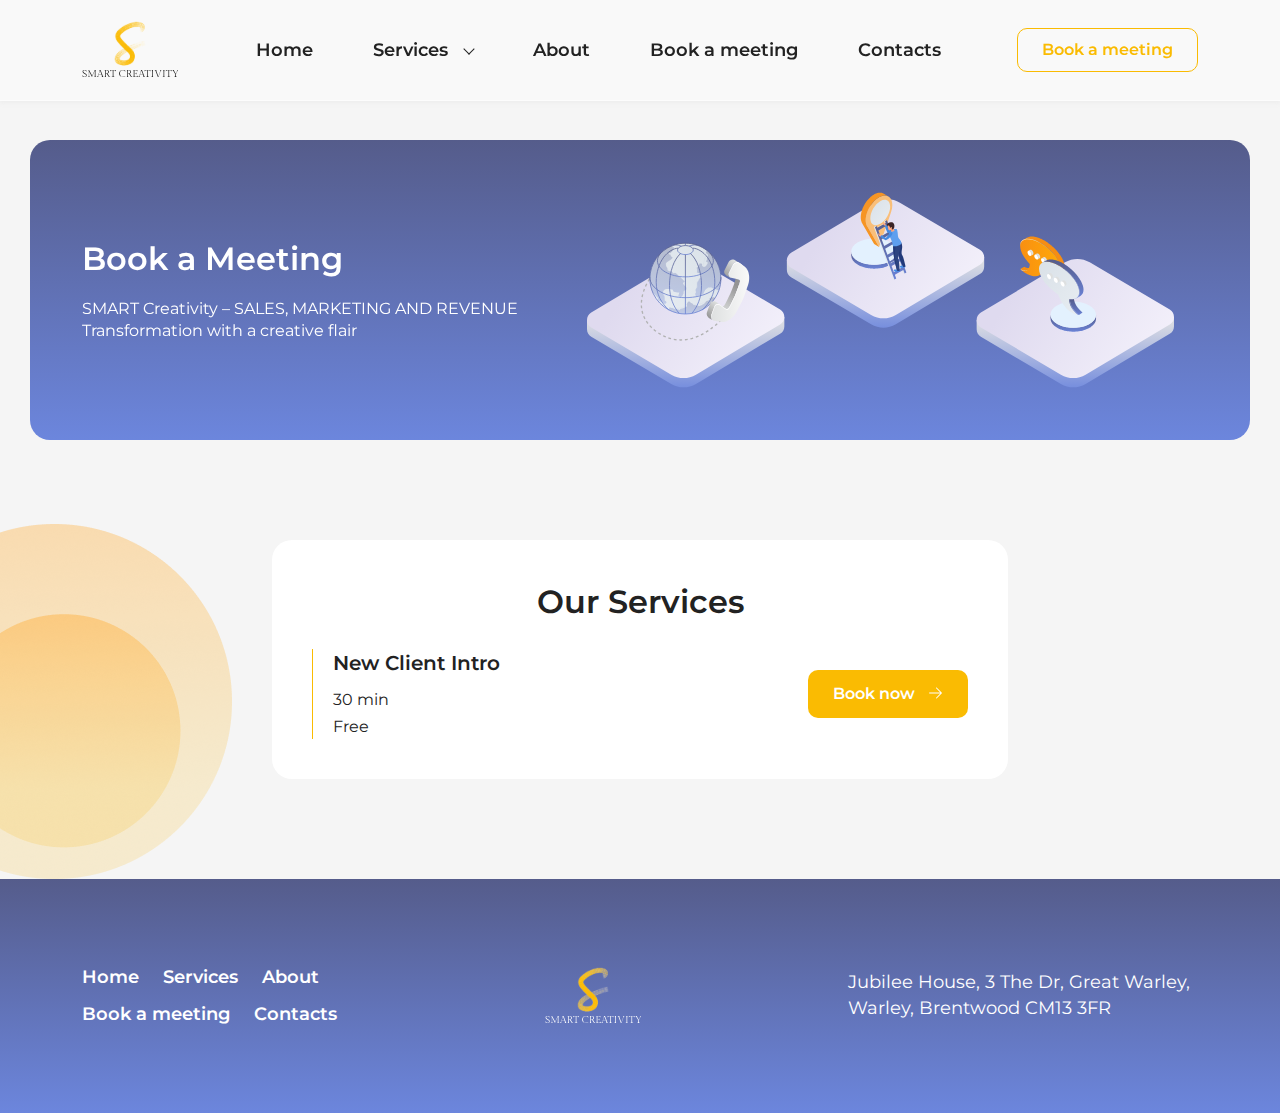
<file: book-meeting.html>
<!DOCTYPE html>
<html lang="en">

<head>
    <meta charset="UTF-8">
    <meta http-equiv="X-UA-Compatible" content="IE=edge">
    <meta name="viewport" content="width=device-width, initial-scale=1.0">
    <title>Book a meeting | Smart Creativity</title>
    <link rel="icon" type="image/x-icon" href="img/favicon.png">
    <link href="https://unpkg.com/aos@2.3.1/dist/aos.css" rel="stylesheet">
    <link rel="stylesheet" href="css/lib/bootstrap.min.css">
    <link rel="stylesheet" href="css/style.css">
</head>

<body>
    <div class="pagewrapper">
        <header class="header white-bg">
            <div class="container">
                <div class="header__inner">
                    <div class="header__logo">
                        <a href="index.html">
                            <img class="white" src="img/svg/logo.svg" alt="logotype">
                            <img class="dark" src="img/svg/logo-dark.svg" alt="logotype">
                        </a>
                    </div>
                    <nav class="header__menu">
                        <ul>
                            <li>
                                <a href="index.html">
                                    Home
                                </a>
                            </li>
                            <li class="submenu">
                                <a href="services.html">
                                    Services
                                </a>
                                <ul>
                                    <li>
                                        <a href="service_lead_generation.html">Lead Generation</a>
                                    </li>
                                    <li>
                                        <a href="service_marketing_activity.html">Marketing  Activity</a>
                                    </li>
                                    <li>
                                        <a href="service_design_creative_services.html">Design and Creative Services</a>
                                    </li>
                                    <li>
                                        <a href="service_sales_consultancy.html">Sales Consultancy & Strategy</a>
                                    </li>
                                </ul>
                            </li>
                            <li>
                                <a href="about.html">
                                    About
                                </a>
                            </li>
                            <li>
                                <a href="book-meeting.html">
                                    Book a meeting
                                </a>
                            </li>
                            <li>
                                <a href="contacts.html">
                                    Contacts
                                </a>
                            </li>
                        </ul>
                    </nav>
                    <div class="header__button">
                        <a href="book-meeting.html">
                            Book a meeting
                        </a>
                    </div>
                    <div class="burger">
                        <span></span>
                        <span></span>
                        <span></span>
                    </div>
                </div>
            </div>
        </header>

        <main class="main">
            <section class="topsect">
                <div class="container">
                    <div class="topsect__inner">
                        <div class="row align-items-center">
                            <div class="col-lg-5">
                                <div class="topsect__content dt">
                                    <h1 class="secttitle" data-aos="fade-right">
                                        Book a Meeting
                                    </h1>
                                    <p class="descr" data-aos="fade-right" data-aos-delay="100">
                                        SMART Creativity – SALES, MARKETING AND REVENUE<br> Transformation with a
                                        creative
                                        flair
                                    </p>
                                </div>
                            </div>
                            <div class="col-lg-7">
                                <div class="topsect__image">
                                    <picture>
                                        <source srcset="img/book/ill-mob1.svg" media="(max-width: 767.8px)">
                                        <img src="img/book/ill1.svg" alt="image">
                                    </picture>
                                </div>
                            </div>
                        </div>
                    </div>
                </div>
            </section>

            <section class="meetingsect">
                <div class="container">
                    <div class="row justify-content-center">
                        <div class="bokkmeettabbtn col-xl-8">
                            <div class="ourservices" data-aos="fade-up">
                                <p class="boxtitle">Our Services</p>
                                <div class="servbox">
                                    <div class="leftinfo">
                                        <p class="title">
                                            New Client Intro
                                        </p>
                                        <p>30 min</p>
                                        <p>Free</p>
                                    </div>
                                    <a href="#" class="booknowbtn">
                                        Book now
                                        <img src="img/book/btnarrow.svg" alt="arrow">
                                    </a>
                                </div>
                            </div>
                        </div>
                        <div class="bokkmeettab col-xl-12">
                            <a href="#" class="backlink">Back</a>
                            <div class="bookmeetingwrapdescr">
                                <p class="title">New Client Intro</p>
                                <p>
                                    Check out our availability and book the date and time that works for you
                                </p>
                            </div>
                            <div class="calendarwrapper">

                            </div>
                        </div>
                    </div>
                </div>
                <img class="el1" src="img/book/elbg1.png" alt="bgel">
            </section>
        </main>

        <footer class="footer single-footer">
            <div class="container">
                <div class="footer__inner">
                    <nav class="footer__menu v2">
                        <ul>
                            <li>
                                <a href="index.html">
                                    Home
                                </a>
                            </li>
                            <li class="submenu">
                                <a href="services.html">
                                    Services
                                </a>
                            </li>
                            <li>
                                <a href="about.html">
                                    About
                                </a>
                            </li>
                            <br>
                            <li>
                                <a href="book-meeting.html">
                                    Book a meeting
                                </a>
                            </li>
                            <li>
                                <a href="contacts.html">
                                    Contacts
                                </a>
                            </li>
                        </ul>
                    </nav>

                    <div class="footer__logo">
                        <a href="index.html">
                            <img src="img/svg/logo.svg" alt="logo">
                        </a>
                    </div>

                    <div class="footer__info">
                        <p>
                            Jubilee House, 3 The Dr, Great Warley, Warley, Brentwood CM13 3FR
                        </p>
                    </div>
                </div>
            </div>
        </footer>

    </div>


    <script src="https://unpkg.com/aos@2.3.1/dist/aos.js"></script>
    <script src="js/lib/jquery.js"></script>
    <script src="js/main.js"></script>


</body>

</html>
</file>
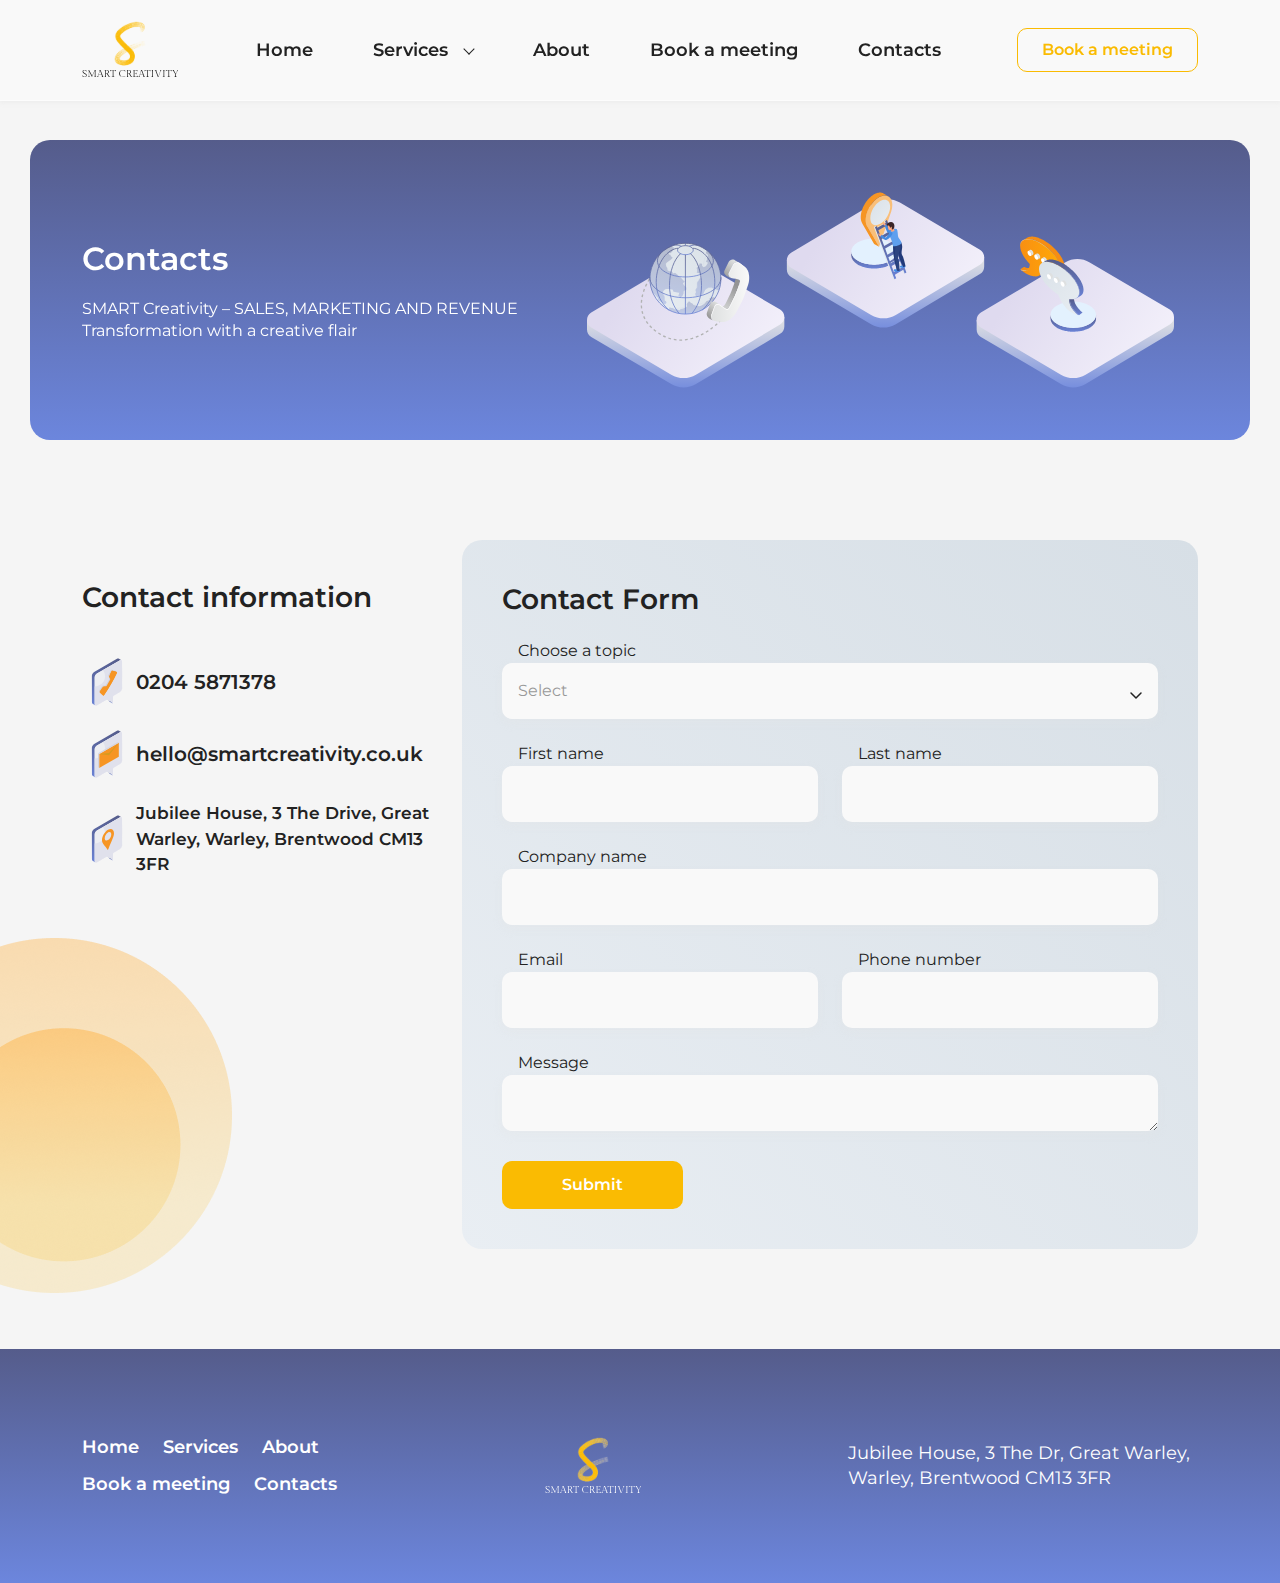
<file: contacts.html>
<!DOCTYPE html>
<html lang="en">

<head>
    <meta charset="UTF-8">
    <meta http-equiv="X-UA-Compatible" content="IE=edge">
    <meta name="viewport" content="width=device-width, initial-scale=1.0">
    <title>Contacts | Smart Creativity</title>
    <link rel="icon" type="image/x-icon" href="img/favicon.png">
    <link href="https://unpkg.com/aos@2.3.1/dist/aos.css" rel="stylesheet">
    <link rel="stylesheet" href="css/lib/bootstrap.min.css">
    <link rel="stylesheet" href="css/lib/select2.css">
    <link rel="stylesheet" href="css/style.css">
</head>

<body>
    <div class="pagewrapper">
        <header class="header white-bg">
            <div class="container">
                <div class="header__inner">
                    <div class="header__logo">
                        <a href="index.html">
                            <img class="white" src="img/svg/logo.svg" alt="logotype">
                            <img class="dark" src="img/svg/logo-dark.svg" alt="logotype">
                        </a>
                    </div>
                    <nav class="header__menu">
                        <ul>
                            <li>
                                <a href="index.html">
                                    Home
                                </a>
                            </li>
                            <li class="submenu">
                                <a href="services.html">
                                    Services
                                </a>
                                <ul>
                                    <li>
                                        <a href="service_lead_generation.html">Lead Generation</a>
                                    </li>
                                    <li>
                                        <a href="service_marketing_activity.html">Marketing  Activity</a>
                                    </li>
                                    <li>
                                        <a href="service_design_creative_services.html">Design and Creative Services</a>
                                    </li>
                                    <li>
                                        <a href="service_sales_consultancy.html">Sales Consultancy & Strategy</a>
                                    </li>
                                </ul>
                            </li>
                            <li>
                                <a href="about.html">
                                    About
                                </a>
                            </li>
                            <li>
                                <a href="book-meeting.html">
                                    Book a meeting
                                </a>
                            </li>
                            <li>
                                <a href="contacts.html">
                                    Contacts
                                </a>
                            </li>
                        </ul>
                    </nav>
                    <div class="header__button">
                        <a href="book-meeting.html">
                            Book a meeting
                        </a>
                    </div>
                    <div class="burger">
                        <span></span>
                        <span></span>
                        <span></span>
                    </div>
                </div>
            </div>
        </header>

        <main class="main">
            <section class="topsect">
                <div class="container">
                    <div class="topsect__inner">
                        <div class="row align-items-center">
                            <div class="col-lg-5">
                                <div class="topsect__content dt">
                                    <h1 class="secttitle" data-aos="fade-right">
                                        Contacts
                                    </h1>
                                    <p class="descr" data-aos="fade-right" data-aos-delay="100">
                                        SMART Creativity – SALES, MARKETING AND REVENUE<br> Transformation with a
                                        creative
                                        flair
                                    </p>
                                </div>
                            </div>
                            <div class="col-lg-7">
                                <div class="topsect__image">
                                    <picture>
                                        <source srcset="img/book/ill-mob1.svg" media="(max-width: 767.8px)">
                                        <img src="img/book/ill1.svg" alt="image">
                                    </picture>
                                </div>
                            </div>
                        </div>
                    </div>
                </div>
            </section>

            <section class="contsect">
                <div class="container">
                    <div class="row">
                        <div class="col-xl-4">
                            <div class="contact__left">
                                <p class="cltitle">
                                    Contact information
                                </p>
                                <ul>
                                    <li>
                                        <a href="tel:02045871378">
                                            <img src="img/book/tel-icon.svg" alt="tel">
                                            <span> 0204 5871378</span>
                                        </a>
                                    </li>
                                    <li>
                                        <a href="mailto:hello@smartcreativity.co.uk">
                                            <img src="img/book/email-icon.svg" alt="tel">
                                            <span>hello@smartcreativity.co.uk</span>
                                        </a>
                                    </li>
                                    <li>
                                        <a href="#">
                                            <img src="img/book/loc-icon.svg" alt="tel">
                                            <span>Jubilee House, 3 The Drive, Great<br> Warley, Warley, Brentwood CM13
                                                3FR</span>
                                        </a>
                                    </li>
                                </ul>
                            </div>
                        </div>
                        <div class="col-xl-8">
                            <div class="contact__right">
                                <p class="title">Contact Form</p>
                                <form action="#">
                                    <div class="row">
                                        <div class="col-12">
                                            <div class="inputfield">
                                                <label for="sel1">Choose a topic</label>
                                                <select name="" id="sel1" class="styledselect"
                                                    data-placeholder="Select">
                                                    <option></option>
                                                    <option value="1">Model 1</option>
                                                    <option value="2">Model 2</option>
                                                    <option value="3">Model 3</option>
                                                </select>
                                            </div>
                                        </div>
                                        <div class="col-md-6">
                                            <div class="inputfield">
                                                <label for="name">First name</label>
                                                <input type="text" id="name">
                                            </div>
                                        </div>
                                        <div class="col-md-6">
                                            <div class="inputfield">
                                                <label for="lname">Last name</label>
                                                <input type="text" id="lname">
                                            </div>
                                        </div>
                                        <div class="col-12">
                                            <div class="inputfield">
                                                <label for="cname">Company name</label>
                                                <input type="text" id="cname">
                                            </div>
                                        </div>
                                        <div class="col-md-6">
                                            <div class="inputfield">
                                                <label for="email">Email</label>
                                                <input type="email" id="email">
                                            </div>
                                        </div>
                                        <div class="col-md-6">
                                            <div class="inputfield">
                                                <label for="tel">Phone number</label>
                                                <input type="number" id="tel">
                                            </div>
                                        </div>
                                        <div class="col-12">
                                            <div class="inputfield">
                                                <label for="message">Message</label>
                                                <textarea id="message"></textarea>
                                            </div>
                                        </div>
                                        <div class="col-12">
                                            <input class="contsubmbtn" type="submit" value="Submit">
                                        </div>
                                    </div>
                                </form>
                            </div>
                        </div>
                    </div>
                </div>
                <img class="el1" src="img/book/elbg1.png" alt="bgel">
                <img class="el2" src="img/book/el2.png" alt="bgel">
            </section>
        </main>

        <footer class="footer single-footer">
            <div class="container">
                <div class="footer__inner">
                    <nav class="footer__menu v2">
                        <ul>
                            <li>
                                <a href="index.html">
                                    Home
                                </a>
                            </li>
                            <li class="submenu">
                                <a href="services.html">
                                    Services
                                </a>
                            </li>
                            <li>
                                <a href="about.html">
                                    About
                                </a>
                            </li>
                            <br>
                            <li>
                                <a href="book-meeting.html">
                                    Book a meeting
                                </a>
                            </li>
                            <li>
                                <a href="contacts.html">
                                    Contacts
                                </a>
                            </li>
                        </ul>
                    </nav>

                    <div class="footer__logo">
                        <a href="index.html">
                            <img src="img/svg/logo.svg" alt="logo">
                        </a>
                    </div>

                    <div class="footer__info">
                        <p>
                            Jubilee House, 3 The Dr, Great Warley, Warley, Brentwood CM13 3FR
                        </p>
                    </div>
                </div>
            </div>
        </footer>
    </div>

    <script src="https://unpkg.com/aos@2.3.1/dist/aos.js"></script>
    <script src="js/lib/jquery.js"></script>
    <script src="js/lib/select2.js"></script>
    <script src="js/main.js"></script>


</body>

</html>
</file>
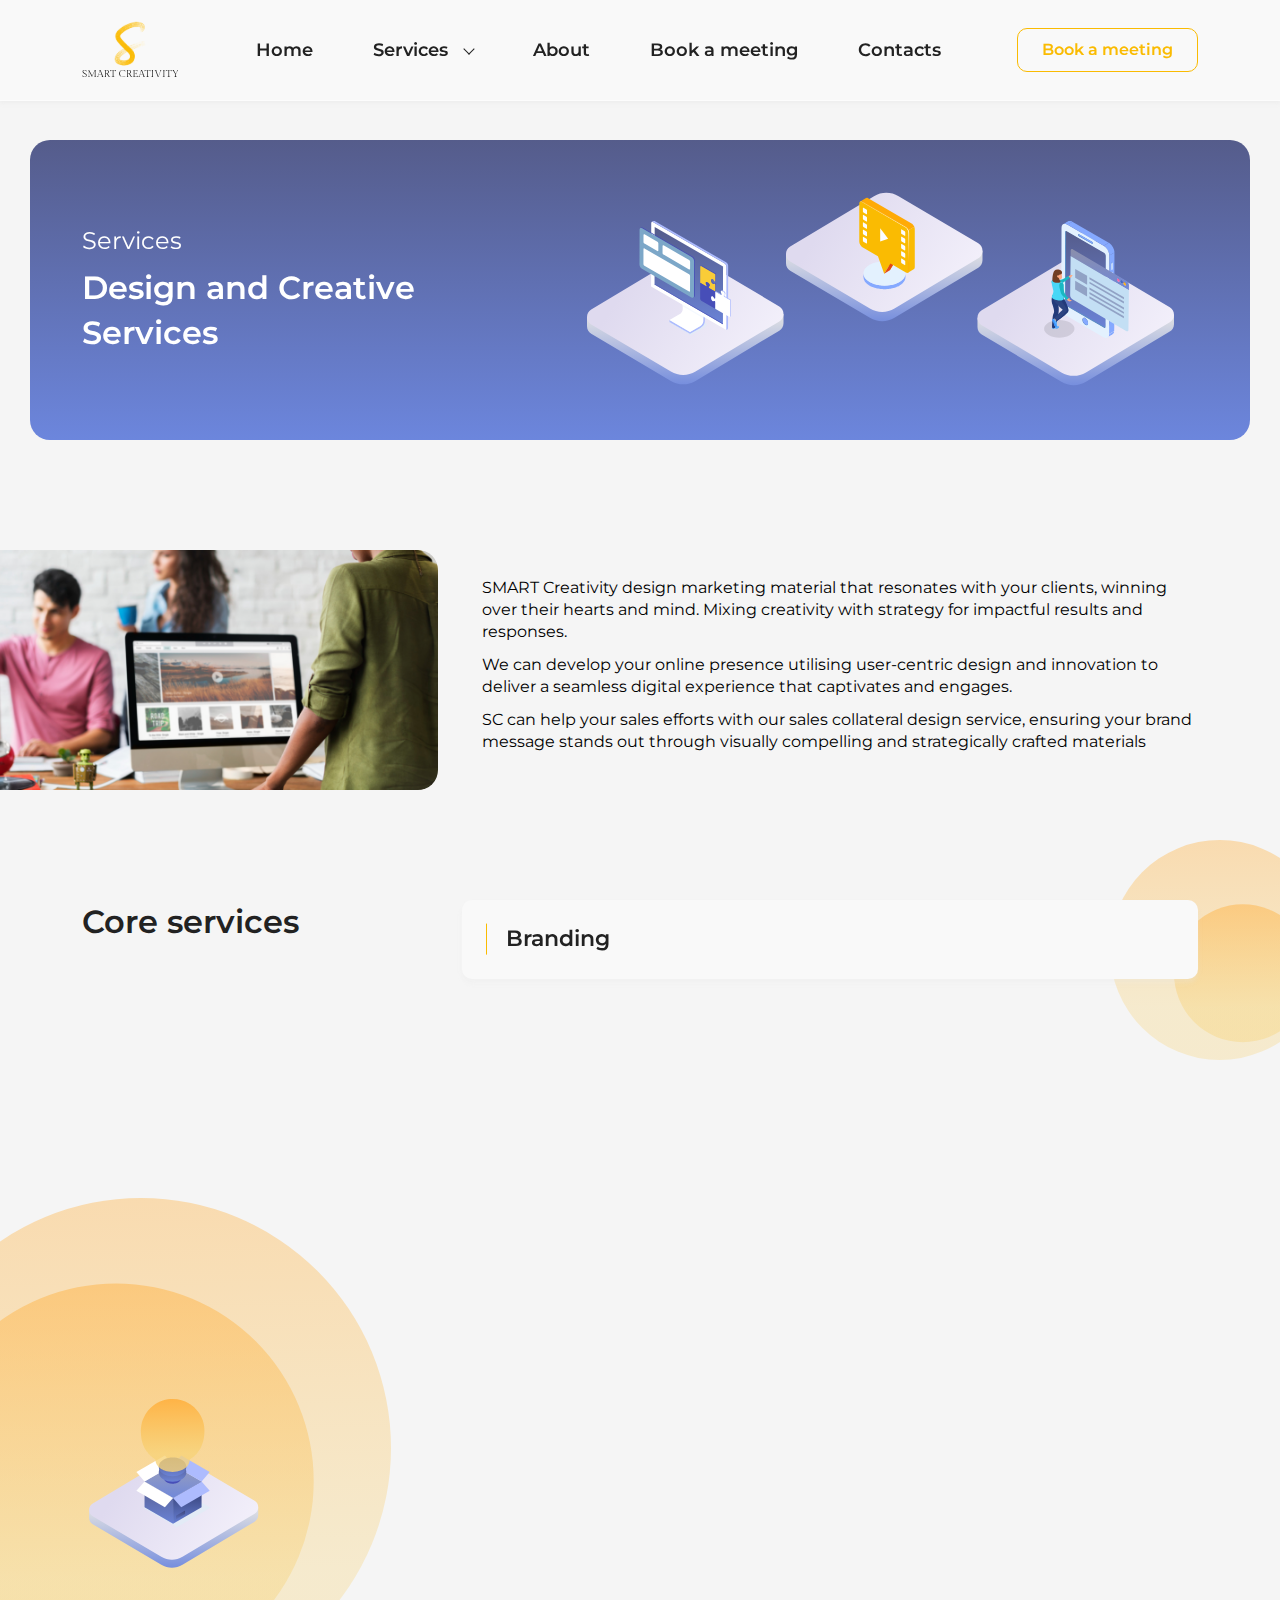
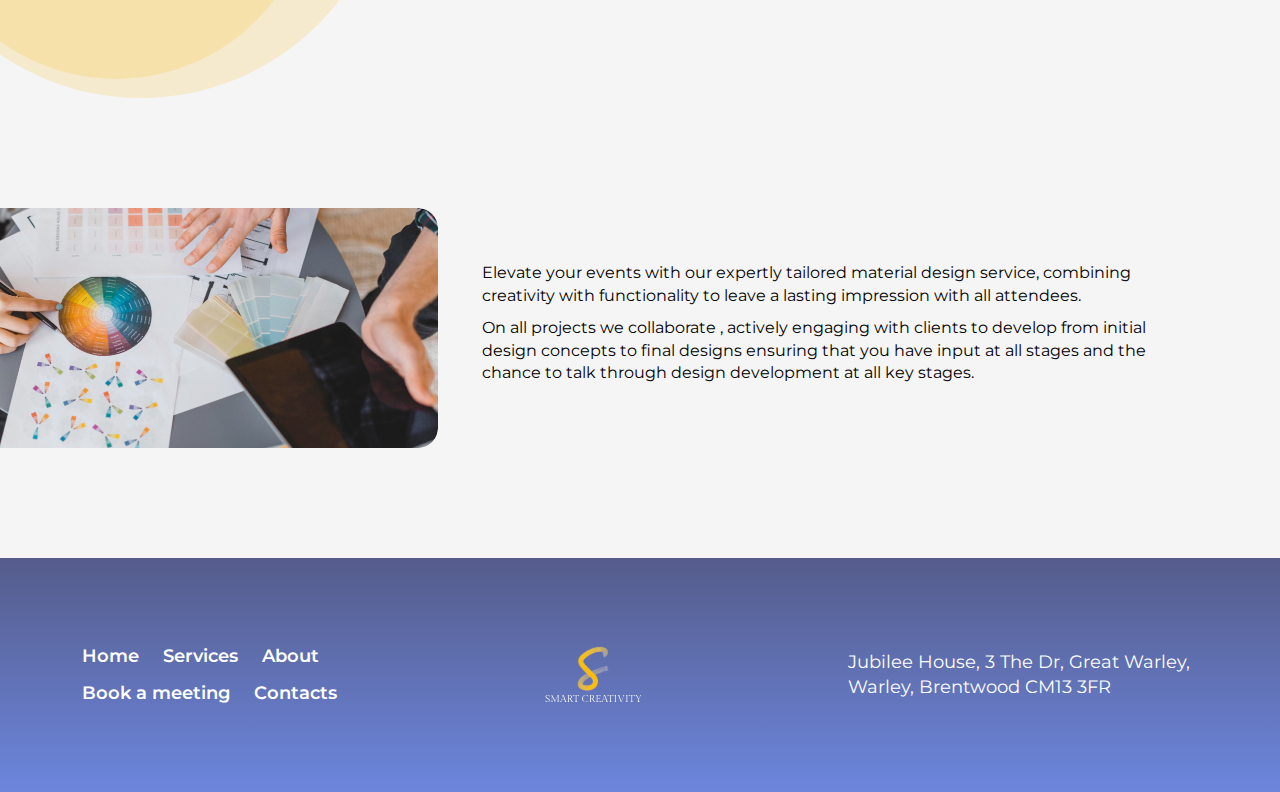
<file: service_design_creative_services.html>
<!DOCTYPE html>
<html lang="en">

<head>
    <meta charset="UTF-8">
    <meta http-equiv="X-UA-Compatible" content="IE=edge">
    <meta name="viewport" content="width=device-width, initial-scale=1.0">
    <title>Services | Design and Creative Services</title>
    <link rel="icon" type="image/x-icon" href="img/favicon.png">
    <link href="https://unpkg.com/aos@2.3.1/dist/aos.css" rel="stylesheet">
    <link rel="stylesheet" href="css/lib/bootstrap.min.css">
    <link rel="stylesheet" href="css/style.css">
</head>

<body>
    <div class="pagewrapper">
        <header class="header white-bg">
            <div class="container">
                <div class="header__inner">
                    <div class="header__logo">
                        <a href="index.html">
                            <img class="white" src="img/svg/logo.svg" alt="logotype">
                            <img class="dark" src="img/svg/logo-dark.svg" alt="logotype">
                        </a>
                    </div>
                    <nav class="header__menu">
                        <ul>
                            <li>
                                <a href="index.html">
                                    Home
                                </a>
                            </li>
                            <li class="submenu">
                                <a href="services.html">
                                    Services
                                </a>
                                <ul>
                                    <li>
                                        <a href="service_lead_generation.html">Lead Generation</a>
                                    </li>
                                    <li>
                                        <a href="service_marketing_activity.html">Marketing  Activity</a>
                                    </li>
                                    <li>
                                        <a href="service_design_creative_services.html">Design and Creative Services</a>
                                    </li>
                                    <li>
                                        <a href="service_sales_consultancy.html">Sales Consultancy & Strategy</a>
                                    </li>
                                </ul>
                            </li>
                            <li>
                                <a href="about.html">
                                    About
                                </a>
                            </li>
                            <li>
                                <a href="book-meeting.html">
                                    Book a meeting
                                </a>
                            </li>
                            <li>
                                <a href="contacts.html">
                                    Contacts
                                </a>
                            </li>
                        </ul>
                    </nav>
                    <div class="header__button">
                        <a href="book-meeting.html">
                            Book a meeting
                        </a>
                    </div>
                    <div class="burger">
                        <span></span>
                        <span></span>
                        <span></span>
                    </div>
                </div>
            </div>
        </header>

        <main class="main">
            <section class="topsect">
                <div class="container">
                    <div class="topsect__inner">
                        <div class="row align-items-center">
                            <div class="col-lg-5">
                                <div class="topsect__content">
                                    <p class="small-title" data-aos="fade-right">
                                        Services
                                    </p>
                                    <h1 class="secttitle" data-aos="fade-right">
                                        Design and
                                        Creative Services
                                    </h1>
                                </div>
                            </div>
                            <div class="col-lg-7">
                                <div class="topsect__image">
                                    <picture>
                                        <source srcset="img/svg/service_top3-mobile.svg" media="(max-width: 767.8px)">
                                        <img src="img/svg/service_top3.svg" alt="image">
                                    </picture>
                                </div>
                            </div>
                        </div>
                    </div>
                </div>
            </section>

            <section class="infoservice">
                <div class="container">
                    <div class="infoservice__inner">
                        <div class="row align-items-center">
                            <div class="col-lg-4 order-2 order-lg-1">
                                <div class="infoservice__image">
                                    <img src="img/service_img5.png" alt="image">
                                </div>
                            </div>
                            <div class="col-lg-8 order-1 order-lg-2">
                                <div class="infoservice__content">
                                    <p>
                                        SMART Creativity design marketing material that resonates with your clients, winning over their hearts and mind. Mixing creativity with strategy for impactful results and responses.
                                    </p>
                                    <p>
                                        We can develop your online presence utilising user-centric design and innovation to deliver a seamless digital experience that captivates and engages.
                                    </p>
                                    <p>
                                        SC can help your sales efforts with our sales collateral design service, ensuring your brand message stands out through visually compelling and strategically crafted materials
                                    </p>
                                </div>
                            </div>
                        </div>
                    </div>
                </div>
            </section>

            <section class="servcontent">
                <img src="img/svg/serv_frame4.svg" alt="icon" class="servcontent__frame-left">
                <img src="img/svg/serv_frame2.svg" alt="icon" class="servcontent__frame-right">
                <div class="container">
                    <div class="servcontent__inner">
                        <div class="row">
                            <div class="col-lg-4">
                                <h2 class="secttitle">
                                    Core services
                                </h2>
                            </div>
                            <div class="col-lg-8">
                                <div class="servcontent__left">
                                    <div class="servcontent__row" data-aos="fade-left">
                                        <h3>
                                            Branding
                                        </h3>
                                    </div>
                                    <div class="servcontent__row" data-aos="fade-left">
                                        <h3>
                                            Print design
                                        </h3>
                                    </div>
                                    <div class="servcontent__row" data-aos="fade-left">
                                        <h3>
                                            Packaging
                                        </h3>
                                    </div>
                                    <div class="servcontent__row" data-aos="fade-left">
                                        <h3>
                                            Wayfinding
                                        </h3>
                                    </div>
                                    <div class="servcontent__row" data-aos="fade-left">
                                        <h3>
                                            Websites
                                        </h3>
                                    </div>
                                    <div class="servcontent__row" data-aos="fade-left">
                                        <h3>
                                            E-commerce
                                        </h3>
                                    </div>
                                    <div class="servcontent__row" data-aos="fade-left">
                                        <h3>
                                            Apps
                                        </h3>
                                    </div>
                                    <div class="servcontent__row" data-aos="fade-left">
                                        <h3>
                                            Video
                                        </h3>
                                    </div>
                                </div>
                            </div>
                        </div>
                    </div>
                </div>
            </section>

            <section class="infoservice">
                <div class="container">
                    <div class="infoservice__inner">
                        <div class="row align-items-center">
                            <div class="col-lg-4 order-2 order-lg-1">
                                <div class="infoservice__image">
                                    <img src="img/service_img6.png" alt="image">
                                </div>
                            </div>
                            <div class="col-lg-8 order-1 order-lg-2">
                                <div class="infoservice__content">
                                    <p>
                                        Elevate your events with our expertly tailored material design service, combining creativity with functionality to leave a lasting impression with all attendees.
                                    </p>
                                    <p>
                                        On all projects we collaborate , actively engaging with clients to develop from initial design concepts to final designs ensuring that you have input at all stages and the chance to talk through design development at all key stages.
                                    </p>
                                </div>
                            </div>
                        </div>
                    </div>
                </div>
            </section>

        </main>

        <footer class="footer single-footer">
            <div class="container">
                <div class="footer__inner">
                    <nav class="footer__menu v2">
                        <ul>
                            <li>
                                <a href="index.html">
                                    Home
                                </a>
                            </li>
                            <li class="submenu">
                                <a href="services.html">
                                    Services
                                </a>
                            </li>
                            <li>
                                <a href="about.html">
                                    About
                                </a>
                            </li>
                            <br>
                            <li>
                                <a href="book-meeting.html">
                                    Book a meeting
                                </a>
                            </li>
                            <li>
                                <a href="contacts.html">
                                    Contacts
                                </a>
                            </li>
                        </ul>
                    </nav>

                    <div class="footer__logo">
                        <a href="index.html">
                            <img src="img/svg/logo.svg" alt="logo">
                        </a>
                    </div>

                    <div class="footer__info">
                        <p>
                            Jubilee House, 3 The Dr, Great Warley, Warley, Brentwood CM13 3FR
                        </p>
                    </div>
                </div>
            </div>
        </footer>
    </div>


    <script src="https://unpkg.com/aos@2.3.1/dist/aos.js"></script>
    <script src="js/lib/jquery.js"></script>
    <script src="js/main.js"></script>


</body>

</html>
</file>
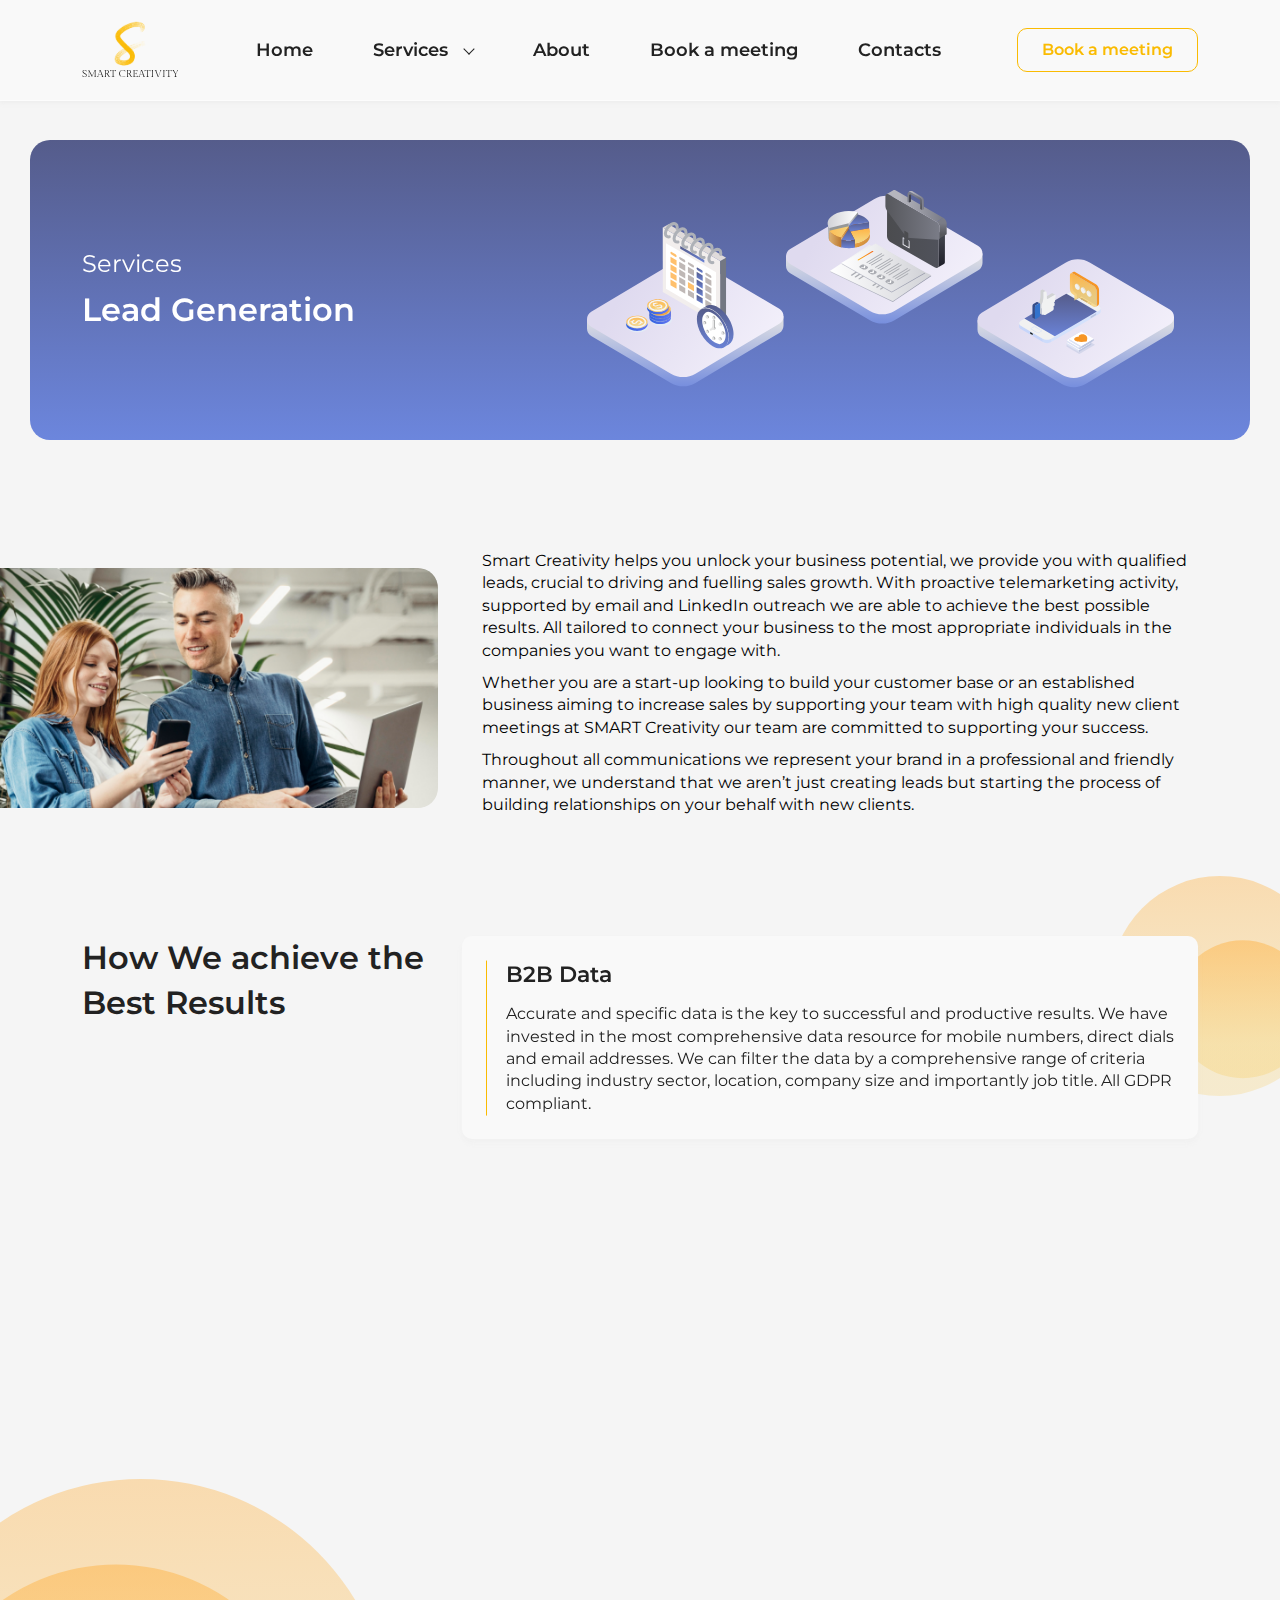
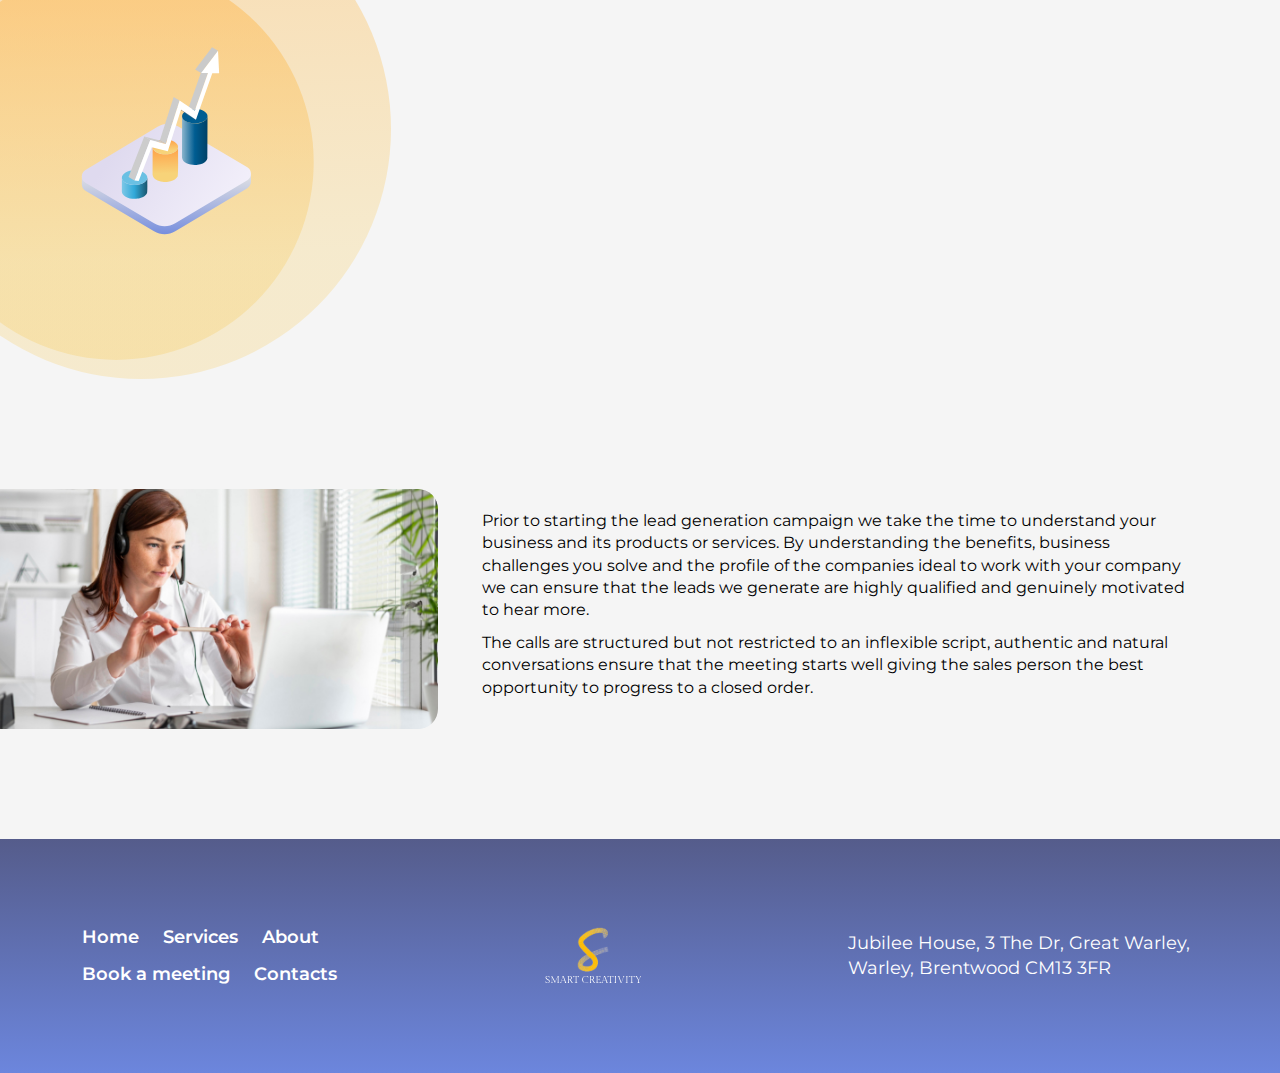
<file: service_lead_generation.html>
<!DOCTYPE html>
<html lang="en">

<head>
    <meta charset="UTF-8">
    <meta http-equiv="X-UA-Compatible" content="IE=edge">
    <meta name="viewport" content="width=device-width, initial-scale=1.0">
    <title>Services | Lead Generation</title>
    <link rel="icon" type="image/x-icon" href="img/favicon.png">
    <link href="https://unpkg.com/aos@2.3.1/dist/aos.css" rel="stylesheet">
    <link rel="stylesheet" href="css/lib/bootstrap.min.css">
    <link rel="stylesheet" href="css/style.css">
</head>

<body>
    <div class="pagewrapper">
        <header class="header white-bg">
            <div class="container">
                <div class="header__inner">
                    <div class="header__logo">
                        <a href="index.html">
                            <img class="white" src="img/svg/logo.svg" alt="logotype">
                            <img class="dark" src="img/svg/logo-dark.svg" alt="logotype">
                        </a>
                    </div>
                    <nav class="header__menu">
                        <ul>
                            <li>
                                <a href="index.html">
                                    Home
                                </a>
                            </li>
                            <li class="submenu">
                                <a href="services.html">
                                    Services
                                </a>
                                <ul>
                                    <li>
                                        <a href="service_lead_generation.html">Lead Generation</a>
                                    </li>
                                    <li>
                                        <a href="service_marketing_activity.html">Marketing  Activity</a>
                                    </li>
                                    <li>
                                        <a href="service_design_creative_services.html">Design and Creative Services</a>
                                    </li>
                                    <li>
                                        <a href="service_sales_consultancy.html">Sales Consultancy & Strategy</a>
                                    </li>
                                </ul>
                            </li>
                            <li>
                                <a href="about.html">
                                    About
                                </a>
                            </li>
                            <li>
                                <a href="book-meeting.html">
                                    Book a meeting
                                </a>
                            </li>
                            <li>
                                <a href="contacts.html">
                                    Contacts
                                </a>
                            </li>
                        </ul>
                    </nav>
                    <div class="header__button">
                        <a href="book-meeting.html">
                            Book a meeting
                        </a>
                    </div>
                    <div class="burger">
                        <span></span>
                        <span></span>
                        <span></span>
                    </div>
                </div>
            </div>
        </header>

        <main class="main">
            <section class="topsect">
                <div class="container">
                    <div class="topsect__inner">
                        <div class="row align-items-center">
                            <div class="col-lg-5">
                                <div class="topsect__content">
                                    <p class="small-title" data-aos="fade-right">
                                        Services
                                    </p>
                                    <h1 class="secttitle" data-aos="fade-right" >
                                        Lead Generation
                                    </h1>
                                </div>
                            </div>
                            <div class="col-lg-7">
                                <div class="topsect__image">
                                    <picture>
                                        <source srcset="img/svg/service_top1-mobile.svg" media="(max-width: 767.8px)">
                                        <img src="img/svg/service_top1.svg" alt="image">
                                    </picture>
                                </div>
                            </div>
                        </div>
                    </div>
                </div>
            </section>

            <section class="infoservice">
                <div class="container">
                    <div class="infoservice__inner">
                        <div class="row align-items-center">
                            <div class="col-lg-4 order-2 order-lg-1">
                                <div class="infoservice__image">
                                    <img src="img/service_img1.png" alt="image">
                                </div>
                            </div>
                            <div class="col-lg-8 order-1 order-lg-2">
                                <div class="infoservice__content">
                                    <p>
                                        Smart Creativity helps you unlock your business potential, we provide you with
                                        qualified leads, crucial to driving and fuelling sales growth. With proactive
                                        telemarketing activity, supported by email and LinkedIn outreach we are able to
                                        achieve the best possible results. All tailored to connect your business to the
                                        most appropriate individuals in the companies you want to engage with.
                                    </p>
                                    <p>
                                        Whether you are a start-up looking to build your customer base or an established
                                        business aiming to increase sales by supporting your team with high quality new
                                        client meetings at SMART Creativity our team are committed to supporting your
                                        success.
                                    </p>
                                    <p>
                                        Throughout all communications we represent your brand in a professional and
                                        friendly manner, we understand that we aren’t just creating leads but starting
                                        the process of building relationships on your behalf with new clients.
                                    </p>
                                </div>
                            </div>
                        </div>
                    </div>
                </div>
            </section>

            <section class="servcontent">
                <img src="img/svg/serv_frame1.svg" alt="icon" class="servcontent__frame-left">
                <img src="img/svg/serv_frame2.svg" alt="icon" class="servcontent__frame-right">
                <div class="container">
                    <div class="servcontent__inner">
                        <div class="row">
                            <div class="col-lg-4">
                                <h2 class="secttitle">
                                    How We achieve
                                    the Best Results
                                </h2>
                            </div>
                            <div class="col-lg-8">
                                <div class="servcontent__left">
                                    <div class="servcontent__row" data-aos="fade-left">
                                        <h3>
                                            B2B Data
                                        </h3>
                                        <p>
                                            Accurate and specific data is the key to successful and productive results. We have invested in the most comprehensive data resource for mobile numbers, direct dials and email addresses. We can filter the data by a comprehensive range of criteria including industry sector, location, company size and importantly job title. All GDPR compliant.
                                        </p>
                                    </div>
                                    <div class="servcontent__row" data-aos="fade-left">
                                        <h3>
                                            Call Preparation
                                        </h3>
                                        <p>
                                            We ensure that the call is a natural, authentic conversation with the prospect and not a scripted pitch, encouraging a two way dialogue with the right balance of intelligent questions and appropriate information
                                        </p>
                                    </div>
                                    <div class="servcontent__row" data-aos="fade-left">
                                        <h3>
                                            Qualification
                                        </h3>
                                        <p>
                                            A poorly qualified meeting is worse than no meeting at all so we ensure that we fully understand the criteria that you need to be met for a successful meeting and only book the meeting into you or your teams diary when it does.
                                        </p>
                                    </div>
                                    <div class="servcontent__row" data-aos="fade-left">
                                        <h3>
                                            Pre-Campaign Brief
                                        </h3>
                                        <p>
                                            Before we begin we make sure we have all the information necessary from you to identify pain points, obvious and latent and the best way to discuss the benefits of your solutions and the positive impact it can have on your potential client
                                        </p>
                                    </div>
                                    <div class="servcontent__row" data-aos="fade-left">
                                        <h3>
                                            Calling & More
                                        </h3>
                                        <p>
                                            We ensure that our team meet the KPIs set and report back to you regularly with the statistics and analytics you need to see how the campaign is progressing. We communicate with you on an ongoing basis to get feedback and review the strategy. We can populate a CRM database to give you the necessary additional information required.
                                        </p>
                                        <p>
                                            In addition to the telemarketing activity we underpin this with a structured email campaign and LinkedIn outreach to increase the number of high quality leads we provide.
                                        </p>
                                    </div>
                                </div>
                            </div>
                        </div>
                    </div>
                </div>
            </section>

            <section class="infoservice">
                <div class="container">
                    <div class="infoservice__inner">
                        <div class="row align-items-center">
                            <div class="col-lg-4 order-2 order-lg-1">
                                <div class="infoservice__image">
                                    <img src="img/service_img2.png" alt="image">
                                </div>
                            </div>
                            <div class="col-lg-8 order-1 order-lg-2">
                                <div class="infoservice__content">
                                    <p>
                                        Prior to starting the lead generation campaign we take the time to understand
                                        your business and its products or services. By understanding the benefits,
                                        business challenges you solve and the profile of the companies ideal to work
                                        with your company we can ensure that the leads we generate are highly qualified
                                        and genuinely motivated to hear more.
                                    </p>
                                    <p>
                                        The calls are structured but not restricted to an inflexible script, authentic
                                        and natural conversations ensure that the meeting starts well giving the sales
                                        person the best opportunity to progress to a closed order.
                                    </p>
                                </div>
                            </div>
                        </div>
                    </div>
                </div>
            </section>

        </main>

        <footer class="footer single-footer">
            <div class="container">
                <div class="footer__inner">
                    <nav class="footer__menu v2">
                        <ul>
                            <li>
                                <a href="index.html">
                                    Home
                                </a>
                            </li>
                            <li class="submenu">
                                <a href="services.html">
                                    Services
                                </a>
                            </li>
                            <li>
                                <a href="about.html">
                                    About
                                </a>
                            </li>
                            <br>
                            <li>
                                <a href="book-meeting.html">
                                    Book a meeting
                                </a>
                            </li>
                            <li>
                                <a href="contacts.html">
                                    Contacts
                                </a>
                            </li>
                        </ul>
                    </nav>

                    <div class="footer__logo">
                        <a href="index.html">
                            <img src="img/svg/logo.svg" alt="logo">
                        </a>
                    </div>

                    <div class="footer__info">
                        <p>
                            Jubilee House, 3 The Dr, Great Warley, Warley, Brentwood CM13 3FR
                        </p>
                    </div>
                </div>
            </div>
        </footer>
    </div>


    <script src="https://unpkg.com/aos@2.3.1/dist/aos.js"></script>
    <script src="js/lib/jquery.js"></script>
    <script src="js/main.js"></script>


</body>

</html>
</file>
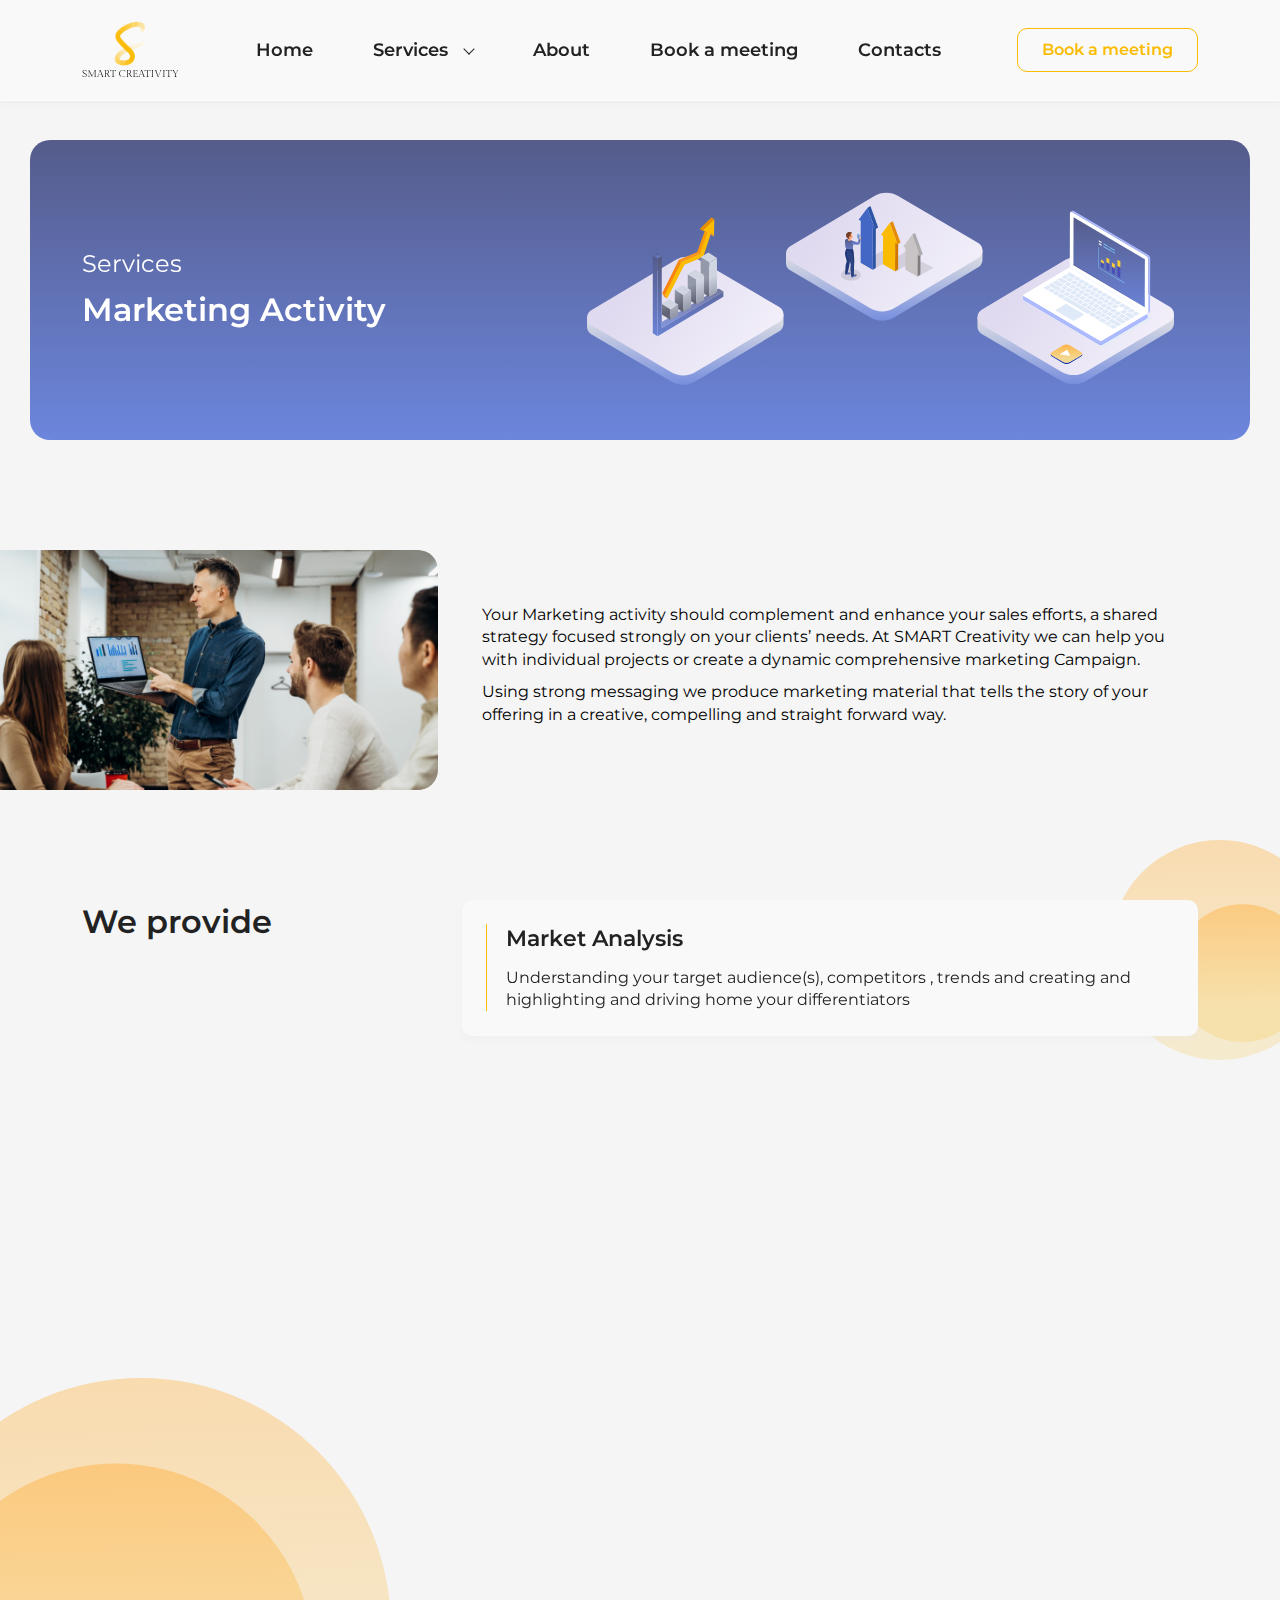
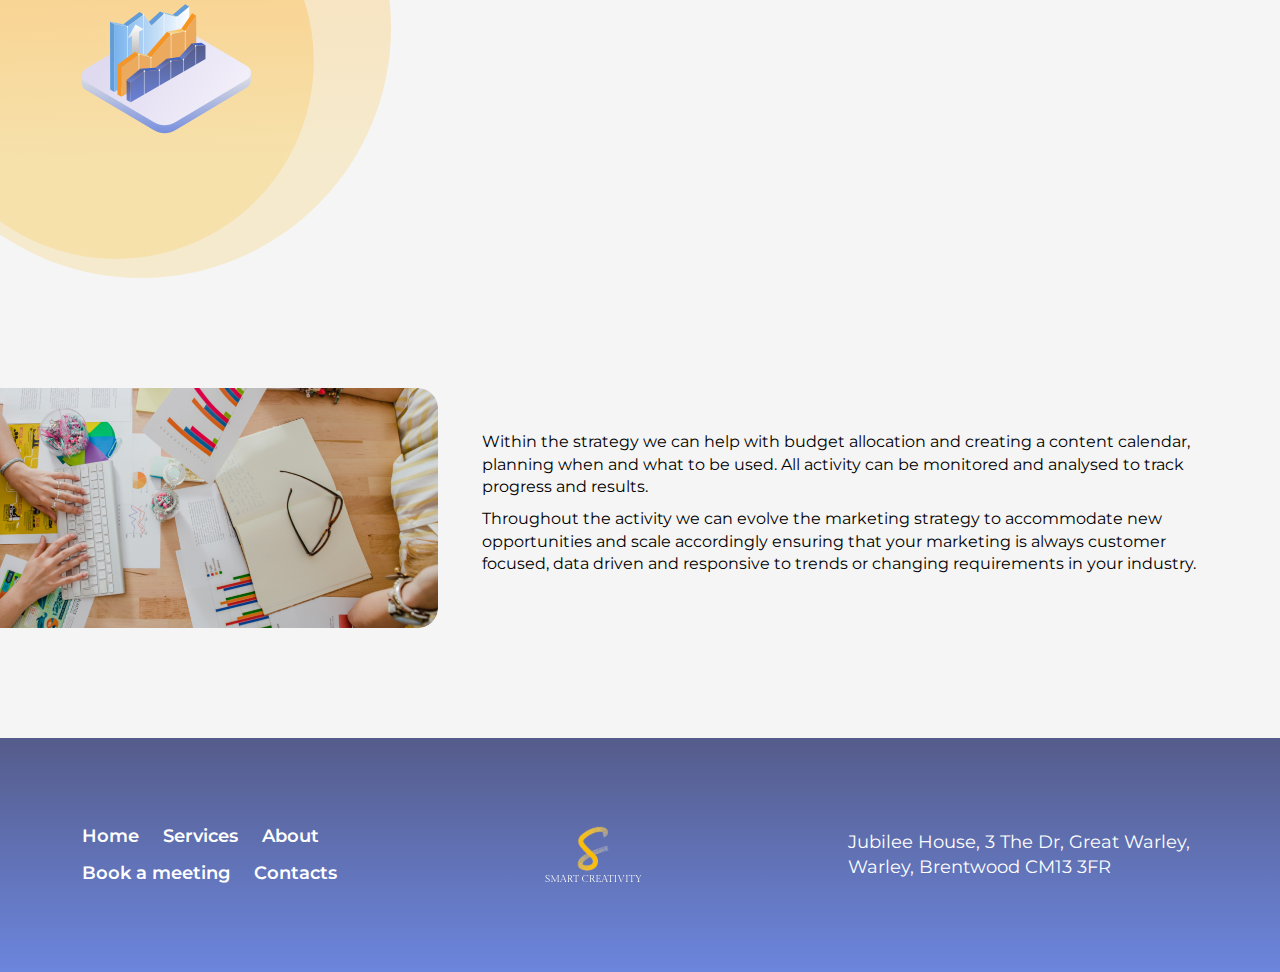
<file: service_marketing_activity.html>
<!DOCTYPE html>
<html lang="en">

<head>
    <meta charset="UTF-8">
    <meta http-equiv="X-UA-Compatible" content="IE=edge">
    <meta name="viewport" content="width=device-width, initial-scale=1.0">
    <title>Services | Marketing Activity</title>
    <link rel="icon" type="image/x-icon" href="img/favicon.png">
    <link href="https://unpkg.com/aos@2.3.1/dist/aos.css" rel="stylesheet">
    <link rel="stylesheet" href="css/lib/bootstrap.min.css">
    <link rel="stylesheet" href="css/style.css">
</head>

<body>
    <div class="pagewrapper">
        <header class="header white-bg">
            <div class="container">
                <div class="header__inner">
                    <div class="header__logo">
                        <a href="index.html">
                            <img class="white" src="img/svg/logo.svg" alt="logotype">
                            <img class="dark" src="img/svg/logo-dark.svg" alt="logotype">
                        </a>
                    </div>
                    <nav class="header__menu">
                        <ul>
                            <li>
                                <a href="index.html">
                                    Home
                                </a>
                            </li>
                            <li class="submenu">
                                <a href="services.html">
                                    Services
                                </a>
                                <ul>
                                    <li>
                                        <a href="service_lead_generation.html">Lead Generation</a>
                                    </li>
                                    <li>
                                        <a href="service_marketing_activity.html">Marketing  Activity</a>
                                    </li>
                                    <li>
                                        <a href="service_design_creative_services.html">Design and Creative Services</a>
                                    </li>
                                    <li>
                                        <a href="service_sales_consultancy.html">Sales Consultancy & Strategy</a>
                                    </li>
                                </ul>
                            </li>
                            <li>
                                <a href="about.html">
                                    About
                                </a>
                            </li>
                            <li>
                                <a href="book-meeting.html">
                                    Book a meeting
                                </a>
                            </li>
                            <li>
                                <a href="contacts.html">
                                    Contacts
                                </a>
                            </li>
                        </ul>
                    </nav>
                    <div class="header__button">
                        <a href="book-meeting.html">
                            Book a meeting
                        </a>
                    </div>
                    <div class="burger">
                        <span></span>
                        <span></span>
                        <span></span>
                    </div>
                </div>
            </div>
        </header>

        <main class="main">
            <section class="topsect">
                <div class="container">
                    <div class="topsect__inner">
                        <div class="row align-items-center">
                            <div class="col-lg-5">
                                <div class="topsect__content">
                                    <p class="small-title"  data-aos="fade-right">
                                        Services
                                    </p>
                                    <h1 class="secttitle"  data-aos="fade-right">
                                        Marketing  Activity
                                    </h1>
                                </div>
                            </div>
                            <div class="col-lg-7">
                                <div class="topsect__image">
                                    <picture>
                                        <source srcset="img/svg/service_top2-mobile.svg" media="(max-width: 767.8px)">
                                        <img src="img/svg/service_top2.svg" alt="image">
                                    </picture>
                                </div>
                            </div>
                        </div>
                    </div>
                </div>
            </section>

            <section class="infoservice">
                <div class="container">
                    <div class="infoservice__inner">
                        <div class="row align-items-center">
                            <div class="col-lg-4 order-2 order-lg-1">
                                <div class="infoservice__image">
                                    <img src="img/service_img3.png" alt="image">
                                </div>
                            </div>
                            <div class="col-lg-8 order-1 order-lg-2">
                                <div class="infoservice__content">
                                    <p>
                                        Your Marketing activity should complement and enhance your sales efforts, a shared strategy focused strongly on your clients’ needs. At SMART Creativity we can help you with individual projects or create a dynamic comprehensive marketing Campaign.
                                    </p>
                                    <p>
                                        Using strong messaging we produce marketing material that tells the story of your offering in a creative, compelling and straight forward way.
                                    </p>
                                </div>
                            </div>
                        </div>
                    </div>
                </div>
            </section>

            <section class="servcontent">
                <img src="img/svg/serv_frame3.svg" alt="icon" class="servcontent__frame-left">
                <img src="img/svg/serv_frame2.svg" alt="icon" class="servcontent__frame-right">
                <div class="container">
                    <div class="servcontent__inner">
                        <div class="row">
                            <div class="col-lg-4">
                                <h2 class="secttitle">
                                    We provide
                                </h2>
                            </div>
                            <div class="col-lg-8">
                                <div class="servcontent__left">
                                    <div class="servcontent__row" data-aos="fade-left">
                                        <h3>
                                            Market Analysis
                                        </h3>
                                        <p>
                                            Understanding your target audience(s), competitors , trends and creating and highlighting and driving home your differentiators
                                        </p>
                                    </div>
                                    <div class="servcontent__row" data-aos="fade-left">
                                        <h3>
                                            Goal setting
                                        </h3>
                                        <p>
                                            SMART, Specific, Measurable, Achievable, Relevant, and Time-bound objectives
                                        </p>
                                    </div>
                                    <div class="servcontent__row" data-aos="fade-left">
                                        <h3>
                                            Distinctive Advantages
                                        </h3>
                                        <p>
                                            identifying and clearly stating what makes your services or products unique and powerful in addressing the needs of your clients and how you do so differently and much better than your competitors
                                        </p>
                                    </div>
                                    <div class="servcontent__row" data-aos="fade-left">
                                        <h3>
                                            Client Profiling and Market Segmentation
                                        </h3>
                                        <p>
                                            Dividing your audience into distinct areas, ensuring that the messaging is appropriate and compelling for each market sector and their specific pain points, needs and wants
                                        </p>
                                    </div>
                                    <div class="servcontent__row" data-aos="fade-left">
                                        <h3>
                                            Marketing Channels
                                        </h3>
                                        <p>
                                            Utilising and combining the most effective methods for getting your messages across. These include social media, brochures, websites and micro sites, direct mail, events, email campaigns, advertising, influencer activity and advertising
                                        </p>
                                    </div>
                                    <div class="servcontent__row" data-aos="fade-left">
                                        <h3>
                                            Strategy and Planning
                                        </h3>
                                        <p>
                                            Developing a campaign that is in alignment with your target audience and marketing channels. This includes tone of voice, blogs, videos, infographics
                                        </p>
                                    </div>
                                </div>
                            </div>
                        </div>
                    </div>
                </div>
            </section>

            <section class="infoservice">
                <div class="container">
                    <div class="infoservice__inner">
                        <div class="row align-items-center">
                            <div class="col-lg-4 order-2 order-lg-1">
                                <div class="infoservice__image">
                                    <img src="img/service_img4.png" alt="image">
                                </div>
                            </div>
                            <div class="col-lg-8 order-1 order-lg-2">
                                <div class="infoservice__content">
                                    <p>
                                        Within the strategy we can help with budget allocation and creating a content calendar, planning when and what to be used. All activity can be monitored and analysed to track progress and results.
                                    </p>
                                    <p>
                                        Throughout the activity we can evolve the marketing strategy to accommodate new opportunities and scale accordingly ensuring that your marketing is always customer focused, data driven and responsive to trends or changing requirements in your industry.
                                    </p>
                                </div>
                            </div>
                        </div>
                    </div>
                </div>
            </section>

        </main>

        <footer class="footer single-footer">
            <div class="container">
                <div class="footer__inner">
                    <nav class="footer__menu v2">
                        <ul>
                            <li>
                                <a href="index.html">
                                    Home
                                </a>
                            </li>
                            <li class="submenu">
                                <a href="services.html">
                                    Services
                                </a>
                            </li>
                            <li>
                                <a href="about.html">
                                    About
                                </a>
                            </li>
                            <br>
                            <li>
                                <a href="book-meeting.html">
                                    Book a meeting
                                </a>
                            </li>
                            <li>
                                <a href="contacts.html">
                                    Contacts
                                </a>
                            </li>
                        </ul>
                    </nav>

                    <div class="footer__logo">
                        <a href="index.html">
                            <img src="img/svg/logo.svg" alt="logo">
                        </a>
                    </div>

                    <div class="footer__info">
                        <p>
                            Jubilee House, 3 The Dr, Great Warley, Warley, Brentwood CM13 3FR
                        </p>
                    </div>
                </div>
            </div>
        </footer>
    </div>


    <script src="https://unpkg.com/aos@2.3.1/dist/aos.js"></script>
    <script src="js/lib/jquery.js"></script>
    <script src="js/main.js"></script>


</body>

</html>
</file>
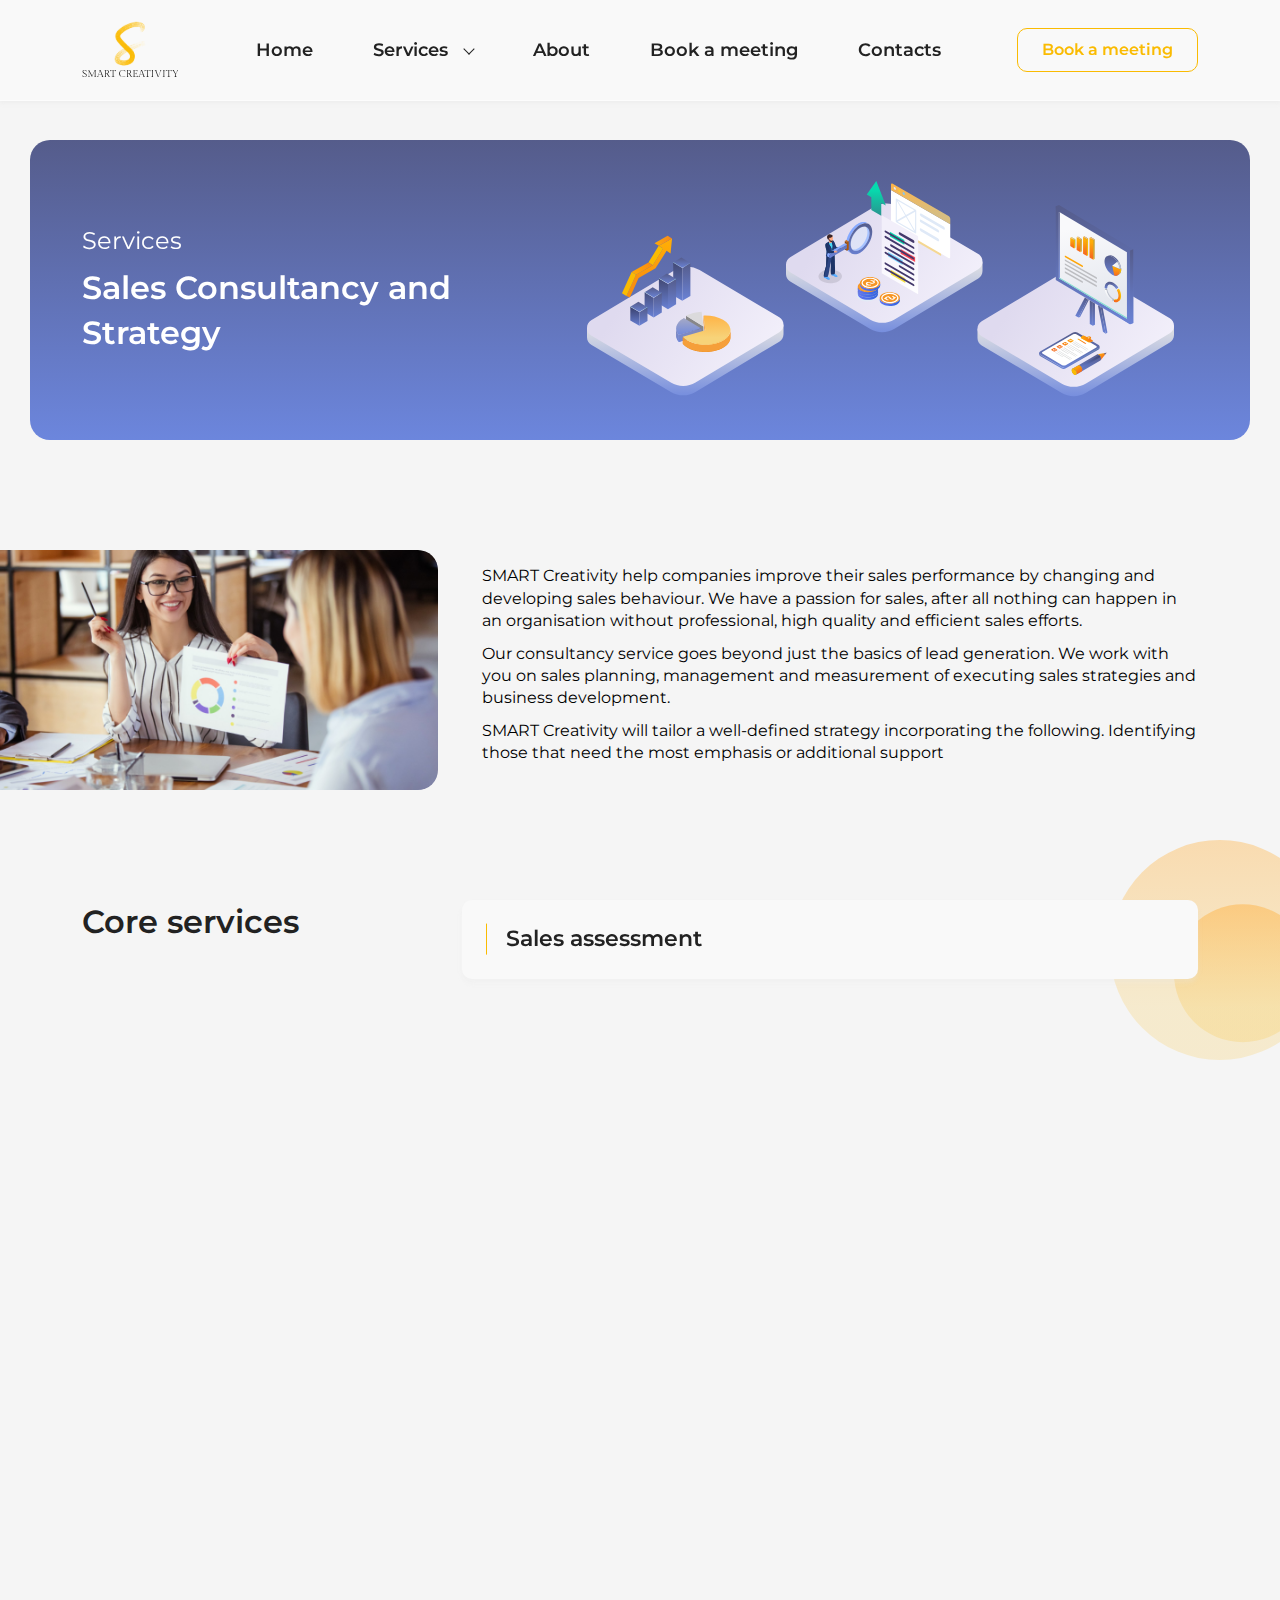
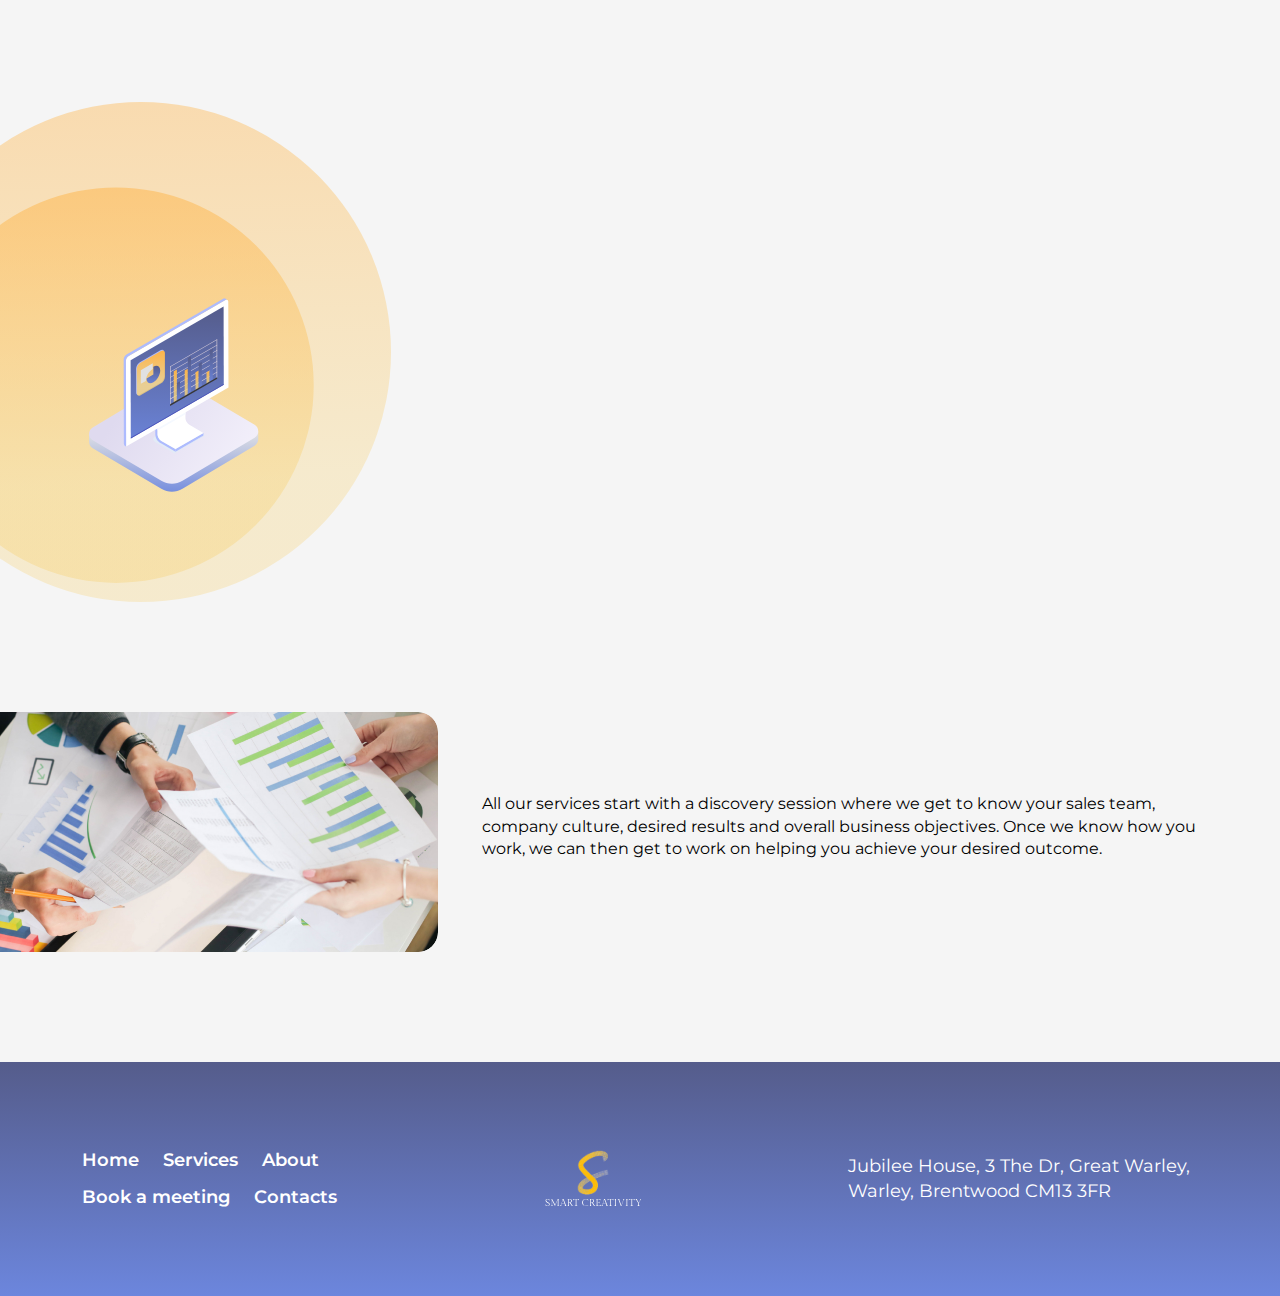
<file: service_sales_consultancy.html>
<!DOCTYPE html>
<html lang="en">

<head>
    <meta charset="UTF-8">
    <meta http-equiv="X-UA-Compatible" content="IE=edge">
    <meta name="viewport" content="width=device-width, initial-scale=1.0">
    <title>Services | Sales Consultancy and Strategy</title>
    <link rel="icon" type="image/x-icon" href="img/favicon.png">
    <link href="https://unpkg.com/aos@2.3.1/dist/aos.css" rel="stylesheet">
    <link rel="stylesheet" href="css/lib/bootstrap.min.css">
    <link rel="stylesheet" href="css/style.css">
</head>

<body>
    <div class="pagewrapper">
        <header class="header white-bg">
            <div class="container">
                <div class="header__inner">
                    <div class="header__logo">
                        <a href="index.html">
                            <img class="white" src="img/svg/logo.svg" alt="logotype">
                            <img class="dark" src="img/svg/logo-dark.svg" alt="logotype">
                        </a>
                    </div>
                    <nav class="header__menu">
                        <ul>
                            <li>
                                <a href="index.html">
                                    Home
                                </a>
                            </li>
                            <li class="submenu">
                                <a href="services.html">
                                    Services
                                </a>
                                <ul>
                                    <li>
                                        <a href="service_lead_generation.html">Lead Generation</a>
                                    </li>
                                    <li>
                                        <a href="service_marketing_activity.html">Marketing  Activity</a>
                                    </li>
                                    <li>
                                        <a href="service_design_creative_services.html">Design and Creative Services</a>
                                    </li>
                                    <li>
                                        <a href="service_sales_consultancy.html">Sales Consultancy & Strategy</a>
                                    </li>
                                </ul>
                            </li>
                            <li>
                                <a href="about.html">
                                    About
                                </a>
                            </li>
                            <li>
                                <a href="book-meeting.html">
                                    Book a meeting
                                </a>
                            </li>
                            <li>
                                <a href="contacts.html">
                                    Contacts
                                </a>
                            </li>
                        </ul>
                    </nav>
                    <div class="header__button">
                        <a href="book-meeting.html">
                            Book a meeting
                        </a>
                    </div>
                    <div class="burger">
                        <span></span>
                        <span></span>
                        <span></span>
                    </div>
                </div>
            </div>
        </header>

        <main class="main">
            <section class="topsect">
                <div class="container">
                    <div class="topsect__inner">
                        <div class="row align-items-center">
                            <div class="col-lg-5">
                                <div class="topsect__content">
                                    <p class="small-title" data-aos="fade-right">
                                        Services
                                    </p>
                                    <h1 class="secttitle" data-aos="fade-right">
                                        Sales Consultancy
                                        and Strategy
                                    </h1>
                                </div>
                            </div>
                            <div class="col-lg-7">
                                <div class="topsect__image">
                                    <picture>
                                        <source srcset="img/svg/service_top4-mobile.svg" media="(max-width: 767.8px)">
                                        <img src="img/svg/service_top4.svg" alt="image">
                                    </picture>
                                </div>
                            </div>
                        </div>
                    </div>
                </div>
            </section>

            <section class="infoservice">
                <div class="container">
                    <div class="infoservice__inner">
                        <div class="row align-items-center">
                            <div class="col-lg-4 order-2 order-lg-1">
                                <div class="infoservice__image">
                                    <img src="img/service_img7.png" alt="image">
                                </div>
                            </div>
                            <div class="col-lg-8 order-1 order-lg-2">
                                <div class="infoservice__content">
                                    <p>
                                        SMART Creativity help companies improve their sales performance by changing and developing sales behaviour. We have a passion for sales, after all nothing can happen in an organisation without professional, high quality and efficient sales efforts.
                                    </p>
                                    <p>
                                        Our consultancy service goes beyond just the basics of lead generation. We work with you on sales planning, management and measurement of executing sales strategies and business development.
                                    </p>
                                    <p>
                                        SMART Creativity will tailor a well-defined strategy incorporating the following. Identifying those that need the most emphasis or additional support
                                    </p>
                                </div>
                            </div>
                        </div>
                    </div>
                </div>
            </section>

            <section class="servcontent">
                <img src="img/svg/serv_frame5.svg" alt="icon" class="servcontent__frame-left">
                <img src="img/svg/serv_frame2.svg" alt="icon" class="servcontent__frame-right">
                <div class="container">
                    <div class="servcontent__inner">
                        <div class="row">
                            <div class="col-lg-4">
                                <h2 class="secttitle">
                                    Core services
                                </h2>
                            </div>
                            <div class="col-lg-8">
                                <div class="servcontent__left">
                                    <div class="servcontent__row" data-aos="fade-left">
                                        <h3>
                                            Sales assessment
                                        </h3>
                                    </div>
                                    <div class="servcontent__row" data-aos="fade-left">
                                        <h3>
                                            Sales and marketing alignment
                                        </h3>
                                    </div>
                                    <div class="servcontent__row" data-aos="fade-left">
                                        <h3>
                                            Selection and evaluation of target markets, segments and customers
                                        </h3>
                                    </div>
                                    <div class="servcontent__row" data-aos="fade-left">
                                        <h3>
                                            Sales process description, implementation, optimisation and control
                                        </h3>
                                    </div>
                                    <div class="servcontent__row" data-aos="fade-left">
                                        <h3>
                                            Re-structuring the sales organisation
                                        </h3>
                                    </div>
                                    <div class="servcontent__row" data-aos="fade-left">
                                        <h3>
                                            New business development
                                        </h3>
                                    </div>
                                    <div class="servcontent__row" data-aos="fade-left">
                                        <h3>
                                            New channel strategies
                                        </h3>
                                    </div>
                                    <div class="servcontent__row" data-aos="fade-left">
                                        <h3>
                                            Key account management
                                        </h3>
                                    </div>
                                    <div class="servcontent__row" data-aos="fade-left">
                                        <h3>
                                            Recruitment and development of sales team
                                        </h3>
                                    </div>
                                    <div class="servcontent__row" data-aos="fade-left">
                                        <h3>
                                            Telemarketing and telesales
                                        </h3>
                                    </div>
                                    <div class="servcontent__row" data-aos="fade-left">
                                        <h3>
                                            lead generation and development through the various stages
                                        </h3>
                                    </div>
                                    <div class="servcontent__row" data-aos="fade-left">
                                        <h3>
                                            CRM process design and support
                                        </h3>
                                    </div>
                                </div>
                            </div>
                        </div>
                    </div>
                </div>
            </section>

            <section class="infoservice">
                <div class="container">
                    <div class="infoservice__inner">
                        <div class="row align-items-center">
                            <div class="col-lg-4 order-2 order-lg-1">
                                <div class="infoservice__image">
                                    <img src="img/service_img8.png" alt="image">
                                </div>
                            </div>
                            <div class="col-lg-8 order-1 order-lg-2">
                                <div class="infoservice__content">
                                    <p>
                                        All our services start with a discovery session where we get to know your sales team, company culture, desired results and overall business objectives. Once we know how you work, we can then get to work on helping you achieve your desired outcome.
                                    </p>
                                </div>
                            </div>
                        </div>
                    </div>
                </div>
            </section>

        </main>

        <footer class="footer single-footer">
            <div class="container">
                <div class="footer__inner">
                    <nav class="footer__menu v2">
                        <ul>
                            <li>
                                <a href="index.html">
                                    Home
                                </a>
                            </li>
                            <li class="submenu">
                                <a href="services.html">
                                    Services
                                </a>
                            </li>
                            <li>
                                <a href="about.html">
                                    About
                                </a>
                            </li>
                            <br>
                            <li>
                                <a href="book-meeting.html">
                                    Book a meeting
                                </a>
                            </li>
                            <li>
                                <a href="contacts.html">
                                    Contacts
                                </a>
                            </li>
                        </ul>
                    </nav>

                    <div class="footer__logo">
                        <a href="index.html">
                            <img src="img/svg/logo.svg" alt="logo">
                        </a>
                    </div>

                    <div class="footer__info">
                        <p>
                            Jubilee House, 3 The Dr, Great Warley, Warley, Brentwood CM13 3FR
                        </p>
                    </div>
                </div>
            </div>
        </footer>
    </div>


    <script src="https://unpkg.com/aos@2.3.1/dist/aos.js"></script>
    <script src="js/lib/jquery.js"></script>
    <script src="js/main.js"></script>


</body>

</html>
</file>
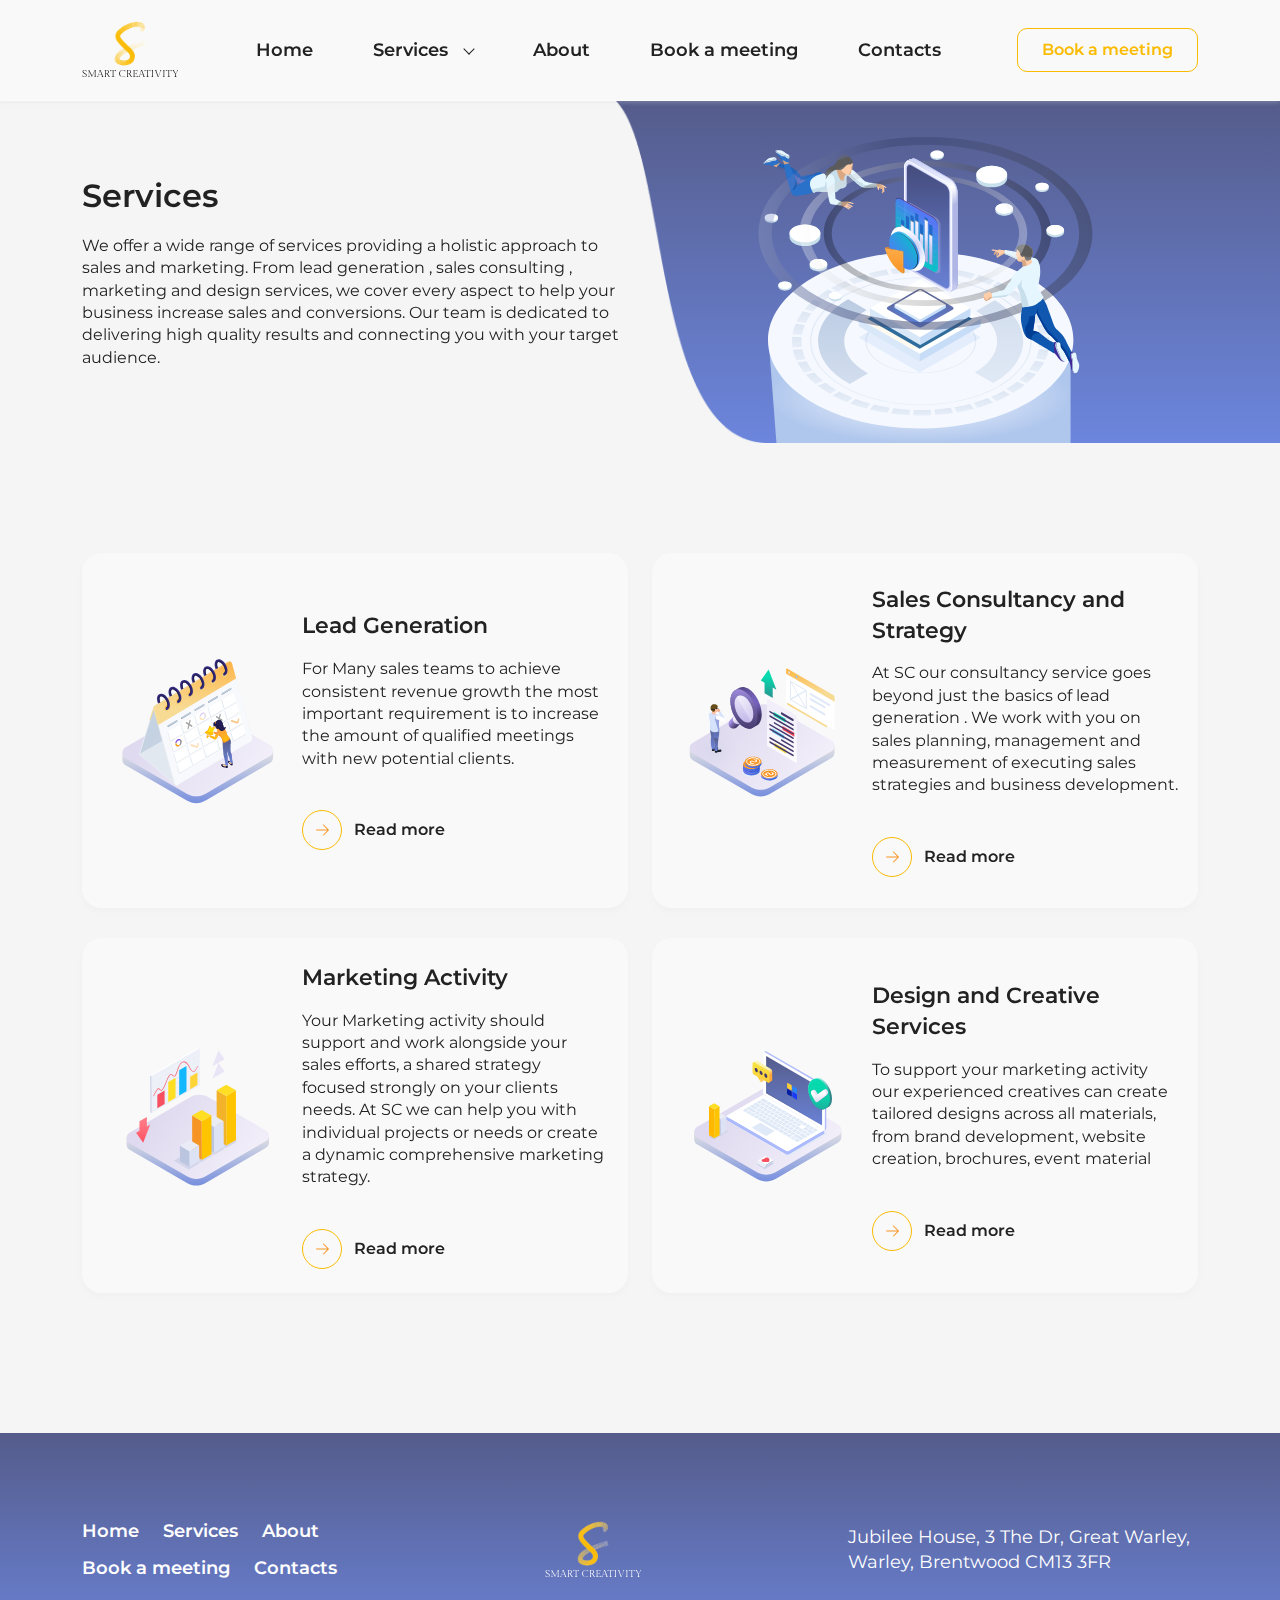
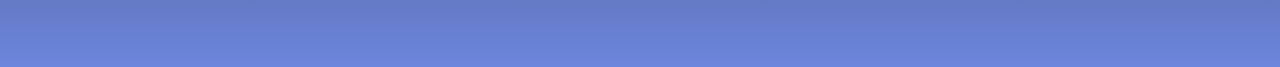
<file: services.html>
<!DOCTYPE html>
<html lang="en">

<head>
    <meta charset="UTF-8">
    <meta http-equiv="X-UA-Compatible" content="IE=edge">
    <meta name="viewport" content="width=device-width, initial-scale=1.0">
    <title>Services | Smart Creativity</title>
    <link rel="icon" type="image/x-icon" href="img/favicon.png">
    <link href="https://unpkg.com/aos@2.3.1/dist/aos.css" rel="stylesheet">
    <link rel="stylesheet" href="css/lib/bootstrap.min.css">
    <link rel="stylesheet" href="css/style.css">
</head>

<body>
    <div class="pagewrapper">
        <header class="header white-bg">
            <div class="container">
                <div class="header__inner">
                    <div class="header__logo">
                        <a href="index.html">
                            <img class="white" src="img/svg/logo.svg" alt="logotype">
                            <img class="dark" src="img/svg/logo-dark.svg" alt="logotype">
                        </a>
                    </div>
                    <nav class="header__menu">
                        <ul>
                            <li>
                                <a href="index.html">
                                    Home
                                </a>
                            </li>
                            <li class="submenu">
                                <a href="services.html">
                                    Services
                                </a>
                                <ul>
                                    <li>
                                        <a href="service_lead_generation.html">Lead Generation</a>
                                    </li>
                                    <li>
                                        <a href="service_marketing_activity.html">Marketing  Activity</a>
                                    </li>
                                    <li>
                                        <a href="service_design_creative_services.html">Design and Creative Services</a>
                                    </li>
                                    <li>
                                        <a href="service_sales_consultancy.html">Sales Consultancy & Strategy</a>
                                    </li>
                                </ul>
                            </li>
                            <li>
                                <a href="about.html">
                                    About
                                </a>
                            </li>
                            <li>
                                <a href="book-meeting.html">
                                    Book a meeting
                                </a>
                            </li>
                            <li>
                                <a href="contacts.html">
                                    Contacts
                                </a>
                            </li>
                        </ul>
                    </nav>
                    <div class="header__button">
                        <a href="book-meeting.html">
                            Book a meeting
                        </a>
                    </div>
                    <div class="burger">
                        <span></span>
                        <span></span>
                        <span></span>
                    </div>
                </div>
            </div>
        </header>

        <main class="main">
            <section class="servtop">
                <picture>
                    <source class="bg" srcset="img/main_hero_bg_mobile.png" media="(max-width: 992px)">
                    <img src="img/services_page_bg.png" alt="image" class="bg">
                </picture>
                <div class="container">
                    <div class="row align-items-end">
                        <div class="col-lg-6">
                            <div class="servtop__content">
                                <h1 class="secttitle" data-aos="fade-right">
                                    Services
                                </h1>
                                <p data-aos="fade-right" data-aos-delay="100">
                                    We offer a wide range of services providing a holistic approach to sales and marketing. From lead generation , sales consulting , marketing and design services, we cover every aspect to help your business increase sales and conversions. Our team is dedicated to delivering high quality results and connecting you with your target audience.
                                </p>
                            </div>
                        </div>
                        <div class="col-lg-6">
                            <div class="servtop__image">
                                <img src="img/svg/servpage_top.svg" alt="image">
                            </div>
                        </div>
                    </div>
                </div>
            </section>

            <section class="services">
                <div class="container">
                    <div class="services__inner">
                        <div class="row">
                            <div class="col-lg-6">
                                <div class="services__item" data-aos="fade-up">
                                    <div class="services__item-icon">
                                        <img src="img/svg/service_icon1.svg" alt="icon">
                                    </div>
                                    <div class="services__item-content">
                                        <h3>
                                            Lead Generation
                                        </h3>
                                        <p>
                                            For Many sales teams to achieve consistent revenue growth the most important
                                            requirement is to increase the amount of qualified meetings with new
                                            potential clients.
                                        </p>
                                        <a href="service_lead_generation.html">
                                            <div class="arrow">
                                                <svg width="13" height="12" viewBox="0 0 13 12" fill="none"
                                                    xmlns="http://www.w3.org/2000/svg">
                                                    <path fill-rule="evenodd" clip-rule="evenodd"
                                                        d="M12.8538 5.64747C12.9474 5.741 13 5.8678 13 6C13 6.1322 12.9474 6.259 12.8538 6.35253L7.8536 11.3412C7.80782 11.3902 7.75262 11.4295 7.69129 11.4568C7.62995 11.4841 7.56374 11.4987 7.4966 11.4999C7.42946 11.5011 7.36278 11.4888 7.30052 11.4637C7.23825 11.4386 7.1817 11.4013 7.13422 11.3539C7.08674 11.3065 7.0493 11.2501 7.02416 11.188C6.99901 11.1259 6.98666 11.0593 6.98784 10.9923C6.98903 10.9253 7.00372 10.8593 7.03105 10.7981C7.05838 10.7369 7.09778 10.6818 7.14691 10.6362L11.2937 6.49887L0.500018 6.49887C0.367406 6.49887 0.240224 6.44631 0.146453 6.35275C0.0526807 6.2592 7.07478e-07 6.13231 7.13262e-07 6C7.19045e-07 5.86769 0.0526807 5.7408 0.146453 5.64725C0.240224 5.55369 0.367406 5.50113 0.500018 5.50113L11.2937 5.50113L7.14691 1.36385C7.09778 1.31818 7.05838 1.2631 7.03105 1.20191C7.00372 1.14071 6.98903 1.07465 6.98784 1.00767C6.98666 0.940686 6.99901 0.874151 7.02416 0.812033C7.0493 0.749915 7.08674 0.693487 7.13422 0.646115C7.1817 0.598743 7.23826 0.561398 7.30052 0.536308C7.36278 0.511217 7.42946 0.498896 7.4966 0.500077C7.56374 0.501259 7.62995 0.515921 7.69129 0.543187C7.75262 0.570453 7.80782 0.609765 7.8536 0.658779L12.8538 5.64747Z"
                                                        fill="#F69524" />
                                                </svg>
                                            </div>
                                            Read more
                                        </a>
                                    </div>
                                </div>
                            </div>
                            <div class="col-lg-6">
                                <div class="services__item" data-aos="fade-up">
                                    <div class="services__item-icon">
                                        <img src="img/svg/service_icon2.svg" alt="icon">
                                    </div>
                                    <div class="services__item-content">
                                        <h3>
                                            Sales Consultancy and Strategy
                                        </h3>
                                        <p>
                                            At SC our consultancy service goes beyond just the basics of lead generation
                                            . We work with you on sales planning, management and measurement of
                                            executing sales strategies and business development.
                                        </p>
                                        <a href="#">
                                            <div class="arrow">
                                                <svg width="13" height="12" viewBox="0 0 13 12" fill="none"
                                                    xmlns="http://www.w3.org/2000/svg">
                                                    <path fill-rule="evenodd" clip-rule="evenodd"
                                                        d="M12.8538 5.64747C12.9474 5.741 13 5.8678 13 6C13 6.1322 12.9474 6.259 12.8538 6.35253L7.8536 11.3412C7.80782 11.3902 7.75262 11.4295 7.69129 11.4568C7.62995 11.4841 7.56374 11.4987 7.4966 11.4999C7.42946 11.5011 7.36278 11.4888 7.30052 11.4637C7.23825 11.4386 7.1817 11.4013 7.13422 11.3539C7.08674 11.3065 7.0493 11.2501 7.02416 11.188C6.99901 11.1259 6.98666 11.0593 6.98784 10.9923C6.98903 10.9253 7.00372 10.8593 7.03105 10.7981C7.05838 10.7369 7.09778 10.6818 7.14691 10.6362L11.2937 6.49887L0.500018 6.49887C0.367406 6.49887 0.240224 6.44631 0.146453 6.35275C0.0526807 6.2592 7.07478e-07 6.13231 7.13262e-07 6C7.19045e-07 5.86769 0.0526807 5.7408 0.146453 5.64725C0.240224 5.55369 0.367406 5.50113 0.500018 5.50113L11.2937 5.50113L7.14691 1.36385C7.09778 1.31818 7.05838 1.2631 7.03105 1.20191C7.00372 1.14071 6.98903 1.07465 6.98784 1.00767C6.98666 0.940686 6.99901 0.874151 7.02416 0.812033C7.0493 0.749915 7.08674 0.693487 7.13422 0.646115C7.1817 0.598743 7.23826 0.561398 7.30052 0.536308C7.36278 0.511217 7.42946 0.498896 7.4966 0.500077C7.56374 0.501259 7.62995 0.515921 7.69129 0.543187C7.75262 0.570453 7.80782 0.609765 7.8536 0.658779L12.8538 5.64747Z"
                                                        fill="#F69524" />
                                                </svg>
                                            </div>
                                            Read more
                                        </a>
                                    </div>
                                </div>
                            </div>
                            <div class="col-lg-6">
                                <div class="services__item" data-aos="fade-up">
                                    <div class="services__item-icon">
                                        <img src="img/svg/service_icon3.svg" alt="icon">
                                    </div>
                                    <div class="services__item-content">
                                        <h3>
                                            Marketing Activity
                                        </h3>
                                        <p>
                                            Your Marketing activity should support and work alongside your sales
                                            efforts, a shared strategy focused strongly on your clients needs. At SC we
                                            can help you with individual projects or needs or create a dynamic
                                            comprehensive marketing strategy.
                                        </p>
                                        <a href="#">
                                            <div class="arrow">
                                                <svg width="13" height="12" viewBox="0 0 13 12" fill="none"
                                                    xmlns="http://www.w3.org/2000/svg">
                                                    <path fill-rule="evenodd" clip-rule="evenodd"
                                                        d="M12.8538 5.64747C12.9474 5.741 13 5.8678 13 6C13 6.1322 12.9474 6.259 12.8538 6.35253L7.8536 11.3412C7.80782 11.3902 7.75262 11.4295 7.69129 11.4568C7.62995 11.4841 7.56374 11.4987 7.4966 11.4999C7.42946 11.5011 7.36278 11.4888 7.30052 11.4637C7.23825 11.4386 7.1817 11.4013 7.13422 11.3539C7.08674 11.3065 7.0493 11.2501 7.02416 11.188C6.99901 11.1259 6.98666 11.0593 6.98784 10.9923C6.98903 10.9253 7.00372 10.8593 7.03105 10.7981C7.05838 10.7369 7.09778 10.6818 7.14691 10.6362L11.2937 6.49887L0.500018 6.49887C0.367406 6.49887 0.240224 6.44631 0.146453 6.35275C0.0526807 6.2592 7.07478e-07 6.13231 7.13262e-07 6C7.19045e-07 5.86769 0.0526807 5.7408 0.146453 5.64725C0.240224 5.55369 0.367406 5.50113 0.500018 5.50113L11.2937 5.50113L7.14691 1.36385C7.09778 1.31818 7.05838 1.2631 7.03105 1.20191C7.00372 1.14071 6.98903 1.07465 6.98784 1.00767C6.98666 0.940686 6.99901 0.874151 7.02416 0.812033C7.0493 0.749915 7.08674 0.693487 7.13422 0.646115C7.1817 0.598743 7.23826 0.561398 7.30052 0.536308C7.36278 0.511217 7.42946 0.498896 7.4966 0.500077C7.56374 0.501259 7.62995 0.515921 7.69129 0.543187C7.75262 0.570453 7.80782 0.609765 7.8536 0.658779L12.8538 5.64747Z"
                                                        fill="#F69524" />
                                                </svg>
                                            </div>
                                            Read more
                                        </a>
                                    </div>
                                </div>
                            </div>
                            <div class="col-lg-6">
                                <div class="services__item" data-aos="fade-up">
                                    <div class="services__item-icon">
                                        <img src="img/svg/service_icon4.svg" alt="icon">
                                    </div>
                                    <div class="services__item-content">
                                        <h3>
                                            Design and Creative Services
                                        </h3>
                                        <p>
                                            To support your marketing activity our experienced creatives can create
                                            tailored designs across all materials, from brand development, website
                                            creation, brochures, event material
                                        </p>
                                        <a href="#">
                                            <div class="arrow">
                                                <svg width="13" height="12" viewBox="0 0 13 12" fill="none"
                                                    xmlns="http://www.w3.org/2000/svg">
                                                    <path fill-rule="evenodd" clip-rule="evenodd"
                                                        d="M12.8538 5.64747C12.9474 5.741 13 5.8678 13 6C13 6.1322 12.9474 6.259 12.8538 6.35253L7.8536 11.3412C7.80782 11.3902 7.75262 11.4295 7.69129 11.4568C7.62995 11.4841 7.56374 11.4987 7.4966 11.4999C7.42946 11.5011 7.36278 11.4888 7.30052 11.4637C7.23825 11.4386 7.1817 11.4013 7.13422 11.3539C7.08674 11.3065 7.0493 11.2501 7.02416 11.188C6.99901 11.1259 6.98666 11.0593 6.98784 10.9923C6.98903 10.9253 7.00372 10.8593 7.03105 10.7981C7.05838 10.7369 7.09778 10.6818 7.14691 10.6362L11.2937 6.49887L0.500018 6.49887C0.367406 6.49887 0.240224 6.44631 0.146453 6.35275C0.0526807 6.2592 7.07478e-07 6.13231 7.13262e-07 6C7.19045e-07 5.86769 0.0526807 5.7408 0.146453 5.64725C0.240224 5.55369 0.367406 5.50113 0.500018 5.50113L11.2937 5.50113L7.14691 1.36385C7.09778 1.31818 7.05838 1.2631 7.03105 1.20191C7.00372 1.14071 6.98903 1.07465 6.98784 1.00767C6.98666 0.940686 6.99901 0.874151 7.02416 0.812033C7.0493 0.749915 7.08674 0.693487 7.13422 0.646115C7.1817 0.598743 7.23826 0.561398 7.30052 0.536308C7.36278 0.511217 7.42946 0.498896 7.4966 0.500077C7.56374 0.501259 7.62995 0.515921 7.69129 0.543187C7.75262 0.570453 7.80782 0.609765 7.8536 0.658779L12.8538 5.64747Z"
                                                        fill="#F69524" />
                                                </svg>
                                            </div>
                                            Read more
                                        </a>
                                    </div>
                                </div>
                            </div>
                        </div>
                    </div>
                </div>
            </section>
        </main>

        <!-- <footer class="footer single-footer">
            <div class="container">
                <div class="footer__inner">
                    <nav class="footer__menu">
                        <ul>
                            <li>
                                <a href="index.html">
                                    Home
                                </a>
                            </li>
                            <li class="submenu">
                                <a href="services.html">
                                    Services
                                </a>
                            </li>
                            <li>
                                <a href="about.html">
                                    About
                                </a>
                            </li>
                            <li>
                                <a href="book-meeting.html">
                                    Book a meeting
                                </a>
                            </li>
                            <li>
                                <a href="contacts.html">
                                    Contacts
                                </a>
                            </li>
                        </ul>
                    </nav>

                    <div class="footer__logo">
                        <a href="index.html">
                            <img src="img/svg/logo.svg" alt="logo">
                        </a>
                    </div>
                    
                    <div class="footer__info">
                        <p>
                            Jubilee House, 3 The Dr, Great Warley, Warley, Brentwood CM13 3FR
                        </p>
                    </div>
                </div>
            </div>
        </footer> -->
    
    
        <footer class="footer single-footer">
            <div class="container">
                <div class="footer__inner">
                    <nav class="footer__menu v2">
                        <ul>
                            <li>
                                <a href="index.html">
                                    Home
                                </a>
                            </li>
                            <li class="submenu">
                                <a href="services.html">
                                    Services
                                </a>
                            </li>
                            <li>
                                <a href="about.html">
                                    About
                                </a>
                            </li>
                            <br>
                            <li>
                                <a href="book-meeting.html">
                                    Book a meeting
                                </a>
                            </li>
                            <li>
                                <a href="contacts.html">
                                    Contacts
                                </a>
                            </li>
                        </ul>
                    </nav>

                    <div class="footer__logo">
                        <a href="index.html">
                            <img src="img/svg/logo.svg" alt="logo">
                        </a>
                    </div>

                    <div class="footer__info">
                        <p>
                            Jubilee House, 3 The Dr, Great Warley, Warley, Brentwood CM13 3FR
                        </p>
                    </div>
                </div>
            </div>
        </footer>
    </div>

    <script src="https://unpkg.com/aos@2.3.1/dist/aos.js"></script>
    <script src="js/lib/jquery.js"></script>
    <script src="js/main.js"></script>


</body>

</html>
</file>
<file: css/style.css>
@import url("https://fonts.googleapis.com/css2?family=Montserrat:ital,wght@0,100..900;1,100..900&display=swap");html{-webkit-box-sizing:border-box;box-sizing:border-box}*,:after,:before{-webkit-box-sizing:inherit;box-sizing:inherit}body,html{height:100%}a{text-decoration:none;color:inherit}a:hover{color:inherit}button:focus,input:focus{outline:transparent}ol,ul{margin:0}h1,h2,h3,h4,h5,h6,li,p{margin:0;padding:0}p{font-size:16px;line-height:140%}body{position:relative;font-family:"Montserrat",sans-serif;color:#222222;background-color:#f5f5f5}body.hidden{overflow:hidden}.main{-webkit-box-flex:1;-ms-flex:1 1 auto;flex:1 1 auto}.pagewrapper{min-height:100%;display:-webkit-box;display:-ms-flexbox;display:flex;-webkit-box-orient:vertical;-webkit-box-direction:normal;-ms-flex-direction:column;flex-direction:column;position:relative;overflow:hidden}.sect-btn{padding:10px 24px;display:-webkit-inline-box;display:-ms-inline-flexbox;display:inline-flex;border-radius:10px;-webkit-box-align:center;-ms-flex-align:center;align-items:center;-webkit-box-pack:center;-ms-flex-pack:center;justify-content:center;height:48px;color:#f1f1f1;font-size:16px;font-weight:600;background-color:#FABB02;-webkit-transition:0.3s ease;transition:0.3s ease}.sect-btn img{margin-left:12px;width:16px;height:16px;-webkit-transition:0.3s ease;transition:0.3s ease}.sect-btn:hover{-webkit-filter:brightness(110%);filter:brightness(110%);color:#fff}.sect-btn:hover img{-webkit-transform:translateX(10px);transform:translateX(10px)}.secttitle{color:#222222;font-size:46px;line-height:140%;font-weight:600}@media (min-width:1600px){.container,.container-lg,.container-md,.container-sm,.container-xl,.container-xxl{max-width:1460px}}@media (max-width:1599.8px){.secttitle{font-size:40px}}@media (max-width:1399.8px){.secttitle{font-size:32px}}@media (max-width:767.8px){.secttitle{font-size:26px}}@media (max-width:424.8px){.secttitle{font-size:24px}}.heroscreen{position:relative;background:-webkit-gradient(linear,left top,left bottom,from(rgb(85,92,139)),to(rgb(108,134,221)));background:linear-gradient(180deg,rgb(85,92,139) 0%,rgb(108,134,221) 100%);min-height:780px;display:-webkit-box;display:-ms-flexbox;display:flex;-webkit-box-align:end;-ms-flex-align:end;align-items:flex-end;z-index:1;overflow:hidden}.heroscreen .bg{position:absolute;z-index:-1;bottom:0;min-width:100%;width:auto;left:50%;-webkit-transform:translateX(-50%);transform:translateX(-50%);height:600px}.burger{display:none}.heroscreen__image{text-align:right;position:relative;z-index:-2}.heroscreen__image img{-webkit-transform:translateY(70px);transform:translateY(70px)}.heroscreen__content{padding-bottom:120px}.heroscreen__content h1{margin-bottom:32px;max-width:590px;font-size:46px;line-height:140%;font-weight:600}.heroscreen__content h1 span{color:#FABB02}.heroscreen__content p{margin-bottom:32px}.services{padding:140px 0}.services__title{text-align:center;margin-bottom:60px}.services__item{display:-webkit-box;display:-ms-flexbox;display:flex;min-height:355px;-webkit-box-align:center;-ms-flex-align:center;align-items:center;padding:24px;border-radius:20px;margin-bottom:40px;background-color:#f9f9f9;-webkit-box-shadow:0 4px 4px 0 rgba(233,233,233,0.25);box-shadow:0 4px 4px 0 rgba(233,233,233,0.25)}.services__item-icon{margin-right:40px}.services__item-icon img{width:264px;background-size:cover}.services__item-content h3{font-size:22px;line-height:140%;margin-bottom:16px;font-weight:600}.services__item-content p{margin-bottom:40px}.services__item-content a{margin:auto 0 0;display:-webkit-box;display:-ms-flexbox;display:flex;-webkit-box-align:center;-ms-flex-align:center;align-items:center;font-weight:600;font-size:16px;-webkit-transition:0.3s ease;transition:0.3s ease}.services__item-content a .arrow{border-radius:50%;width:40px;height:40px;display:-webkit-box;display:-ms-flexbox;display:flex;-webkit-box-align:center;-ms-flex-align:center;align-items:center;-webkit-box-pack:center;-ms-flex-pack:center;justify-content:center;border:1px solid #FABB02;margin-right:12px;-webkit-transition:0.3s ease;transition:0.3s ease}.services__item-content a .arrow svg path{-webkit-transition:0.3s ease;transition:0.3s ease}.services__item-content a:hover{color:#FABB02}.services__item-content a:hover .arrow{background-color:#FABB02}.services__item-content a:hover .arrow svg path{fill:#fff}.contactsect{text-align:center}.contactsect .secttitle{margin:0 auto;background-color:#f5f5f5;position:relative;padding-right:12px;padding-left:12px}.contactsect .frame{position:absolute;left:0;width:100%;background-size:cover;z-index:-1;top:99%}.contactsect__inner{padding-top:150px;display:-webkit-box;display:-ms-flexbox;display:flex;-webkit-box-align:end;-ms-flex-align:end;align-items:flex-end}.contactsect__left{text-align:left}.contactsect__left img{max-width:310px;width:100%;background-size:cover;margin-bottom:50px}.contactsect__left p{font-size:24px;font-weight:600;color:#fff}.contactsect__box{position:relative;min-height:350px;width:100%;padding:40px 28px;border-radius:20px;overflow:hidden;text-align:left}.contactsect__box:after{content:"";position:absolute;top:0;left:0;width:100%;height:100%;background:-webkit-gradient(linear,right top,left top,from(rgba(210,210,210,0)),to(rgb(242,242,242)));background:linear-gradient(-90deg,rgba(210,210,210,0) 0%,rgb(242,242,242) 100%)}.contactsect__box .bg{position:absolute;width:100%;height:100%;top:0;left:0;-o-object-fit:cover;object-fit:cover;-o-object-position:right bottom;object-position:right bottom}.contactsect__box h3{color:#222222;line-height:140%;font-size:32px;font-weight:600;margin-bottom:60px;position:relative;z-index:1}.contactsect__box .contactrow{margin-bottom:22px;display:-webkit-box;display:-ms-flexbox;display:flex;-webkit-box-align:center;-ms-flex-align:center;align-items:center;font-size:22px;font-weight:600;-webkit-transition:0.3s ease;transition:0.3s ease;position:relative;z-index:1}.contactsect__box .contactrow:hover{color:#FABB02}.contactsect__box .contactrow img{margin-right:4px;width:50px;height:50px}.contactsect__box .sect-btn{margin-top:43px;position:relative;z-index:1}@media (max-width:1599.8px){.services__item-icon{margin-right:20px}.services__item-icon img{width:220px}.heroscreen{min-height:700px}.heroscreen .bg{height:auto}.heroscreen__content{padding-bottom:60px}.heroscreen__content h1{max-width:530px;font-size:40px}.heroscreen__content p{max-width:570px}.heroscreen__image img{max-width:500px}}@media (max-width:1399.8px){.services__title{margin-bottom:45px}.contactsect__left img{max-width:290px}.contactsect__box{padding:30px 25px}.contactsect__left p{font-size:20px}.contactsect__box .contactrow{font-size:20px}.services{padding:110px 0}.services__item-icon img{width:180px}.services__item{padding:20px;margin-bottom:30px}.heroscreen__content h1{max-width:450px;font-size:32px}.heroscreen__image img{max-width:420px;-webkit-transform:translateY(100px);transform:translateY(100px)}.heroscreen{min-height:680px}}@media (max-width:1199.8px){.services{padding:80px 0}.services__item{-webkit-box-orient:vertical;-webkit-box-direction:normal;-ms-flex-direction:column;flex-direction:column}.services__item-icon{margin:0;height:200px}.services__item-content{height:260px;display:-webkit-box;display:-ms-flexbox;display:flex;-webkit-box-orient:vertical;-webkit-box-direction:normal;-ms-flex-direction:column;flex-direction:column}.services__item-content p{margin-bottom:25px}.heroscreen .bg{-webkit-transform:translateX(0);transform:translateX(0);left:0;width:70%;min-width:auto}.heroscreen__content h1{font-size:32px}.heroscreen__image img{max-width:550px;-webkit-transform:translate(70px,30px);transform:translate(70px,30px)}.heroscreen__image{text-align:left}.heroscreen__content h1{color:#fff}.heroscreen__content p{max-width:700px;color:#fff}}@media (max-width:991.8px){.contactsect__box h3{font-size:28px}.contactsect__box .contactrow{font-size:18px}.contactsect__inner .row{margin-top:-50px}.contactsect__box{max-width:600px;margin:0 auto 40px}.contactsect__left{text-align:center}.heroscreen__image img{width:80vw;-webkit-transform:translate(0,30px);transform:translate(0,30px)}.services__item-content{height:auto}.services__item-icon{height:auto}}@media (max-width:767.8px){.contactsect .secttitle br{display:none}.heroscreen .bg{width:80%}.heroscreen__image img{-webkit-transform:translate(35px,30px);transform:translate(35px,30px)}}@media (max-width:575.8px){.heroscreen__content h1 br{display:none}.contactsect__box .sect-btn{margin-top:18px}.contactsect__left img{max-width:250px}.contactsect__left img{margin-bottom:20px}.contactsect__inner{padding-top:20px}.contactsect__inner .row{margin-top:-280px}.contactsect .secttitle{padding-bottom:280px}.services__item-content h3{font-size:20px}.services__item-icon{width:100%;margin-bottom:10px}.services__item-icon img{width:150px}}@media (max-width:424.8px){.services__title{margin-bottom:28px;text-align:left}.services{padding:60px 0}.services__item-icon img{width:125px}.services__item{padding:20px 18px;margin-bottom:24px}.contactsect__box h3{font-size:22px;margin-bottom:30px}.contactsect .secttitle{padding-right:12px;padding-left:12px}.contactsect__box{padding:25px 10px;min-height:250px}.contactsect__box .contactrow img{width:45px;height:45px}.contactsect__box .contactrow{font-size:16px}.heroscreen__image img{-webkit-transform:translate(20px,20px);transform:translate(20px,20px)}}.servtop{position:relative;background:-webkit-gradient(linear,left top,left bottom,from(rgb(85,92,139)),to(rgb(108,134,221)));background:linear-gradient(180deg,rgb(85,92,139) 0%,rgb(108,134,221) 100%);margin-top:100px}.servtop .bg{position:absolute;top:0;left:0;height:100%;width:60%}.servtop__content{max-width:555px;padding:74px 0;position:relative}.servtop__content .secttitle{margin-bottom:16px}.servtop__image{width:100%;text-align:center;-webkit-box-pack:center;-ms-flex-pack:center;justify-content:center}.servtop__image img{width:335px;background-size:cover}.topsect{border-radius:20px;max-width:calc(100% - 60px);width:100%;margin:140px auto 0;background:-webkit-gradient(linear,left top,left bottom,from(rgb(85,92,139)),to(rgb(108,134,221)));background:linear-gradient(180deg,rgb(85,92,139) 0%,rgb(108,134,221) 100%)}.topsect__inner{height:360px;display:-webkit-box;display:-ms-flexbox;display:flex;-webkit-box-align:center;-ms-flex-align:center;align-items:center}.topsect__content .small-title{margin-bottom:8px;color:#fff;font-size:24px;line-height:140%}.topsect__content .secttitle{color:#fff}.topsect__image{padding-left:40px}.topsect__image img{width:100%;max-width:705px;background-size:cover}.infoservice{padding:130px 0}.infoservice__image{position:relative;height:350px}.infoservice__image img{position:absolute;right:0;height:100%;background-size:cover;border-radius:0px 20px 20px 0}.infoservice__content{color:#000;padding-left:40px}.infoservice__content p{margin-bottom:10px}.infoservice__content ol,.infoservice__content ul{margin-bottom:10px}.servcontent{position:relative}.servcontent__frame-left{position:absolute;z-index:-1;bottom:0px;left:0;height:550px;background-size:cover}.servcontent__frame-right{z-index:-1;position:absolute;top:-70px;right:0;height:270px;background-size:cover}.servcontent__row{position:relative;margin-bottom:24px;background-color:#f9f9f9;border-radius:10px;padding:24px 24px 24px 44px;-webkit-box-shadow:0px 4px 4px 0 rgba(233,233,233,0.25);box-shadow:0px 4px 4px 0 rgba(233,233,233,0.25)}.servcontent__row li{margin-bottom:5px}.servcontent__row h1,.servcontent__row h2,.servcontent__row h3{font-size:22px;color:#222222;font-weight:600;line-height:140%}.servcontent__row h1+ol,.servcontent__row h1+p,.servcontent__row h1+ul,.servcontent__row h2+ol,.servcontent__row h2+p,.servcontent__row h2+ul,.servcontent__row h3+ol,.servcontent__row h3+p,.servcontent__row h3+ul{margin-top:12px}.servcontent__row:last-child{margin-bottom:0}.servcontent__row:before{content:"";position:absolute;width:1px;height:calc(100% - 48px);background:#FABB02;left:24px;top:50%;-webkit-transform:translateY(-50%);transform:translateY(-50%)}@media (max-width:1600px){.infoservice__image{height:280px}}@media (max-width:1399.8px){.topsect__inner{height:300px}.infoservice{padding:110px 0}.infoservice__image{height:240px}.infoservice__content{padding-left:20px}.servcontent__frame-left{height:500px}.servcontent__frame-right{top:-60px;height:220px}}@media (max-width:1199.8px){.servtop__image{text-align:right}.infoservice__image{height:210px}.infoservice__content{padding-left:0}.infoservice{padding:90px 0}.topsect__inner{height:280px}.topsect__content{padding-left:20px}}@media (max-width:991.8px){.servcontent{padding-bottom:250px}.servcontent__frame-left{height:370px;bottom:0}.servcontent__row{background-color:transparent;padding-left:24px;-webkit-box-shadow:none;box-shadow:none}.servcontent__row:before{left:0}.servcontent__row:after{content:"";position:absolute;right:0;top:0;width:100vw;height:100%;z-index:-1;border-radius:10px;background-color:#f9f9f9;-webkit-box-shadow:0px 4px 4px 0 rgba(233,233,233,0.25);box-shadow:0px 4px 4px 0 rgba(233,233,233,0.25)}.servcontent__inner .secttitle{margin-bottom:28px}.servcontent__frame-right{top:-50px;height:200px}.servcontent__frame-left{height:400px}.infoservice__image{height:auto}.infoservice__image img{position:relative;right:initial;width:calc(100% + (100vw - 696px) / 2);margin-left:calc(-1 * (100vw - 696px) / 2)}.infoservice__content{margin-bottom:40px}.infoservice{padding:60px 0 80px}.topsect__content .small-title{font-size:20px}.topsect__inner{height:auto;padding:40px 10px}.topsect__content{margin-bottom:100px;padding-left:0}.topsect__image{padding-left:0px}.servtop__content .secttitle,.servtop__content p{color:#fff}.servtop .bg{top:initial;bottom:0;height:50%;width:auto}.servtop__image{text-align:center}}@media (max-width:767.8px){.infoservice__image img{width:calc(100% + (100vw - 516px) / 2);margin-left:calc(-1 * (100vw - 516px) / 2)}.servtop .bg{height:40%}.servtop__content{padding:55px 0 85px}}@media (max-width:575.8px){.servcontent__row h1,.servcontent__row h2,.servcontent__row h3{font-size:20px}.infoservice__content{margin-bottom:20px}.infoservice__image img{width:calc(100% + 12px);margin-left:-12px}.servtop__image{text-align:right}.topsect{margin:104px auto 0;max-width:calc(100% - 24px);width:100%}.infoservice{padding:35px 0}.servcontent__inner .secttitle{max-width:240px}.servcontent__row{padding:20px}.infoservice__image img{height:268px;-o-object-fit:cover;object-fit:cover}.servcontent__frame-left{height:370px;bottom:-20px}}@media (max-width:424.8px){.topsect__content{margin-bottom:90px;padding-left:0}.topsect__inner{height:auto;padding:40px 0px}.servcontent__frame-right{top:0px;right:-50px;height:240px}.infoservice{padding:28px 0 60px}.topsect__content .small-title{font-size:16px}.servtop__content{padding:35px 0 90px}.servtop__image img{width:85vw}.servtop .bg{height:50vw}}.topsect__content.dt .secttitle{margin-bottom:16px}.topsect__content.dt .descr{margin:0;color:#fff;line-height:140%}.topsect__inner .row{width:100%}.meetingsect{padding:40px 0 130px;position:relative}.meetingsect .el1{position:absolute;left:0;bottom:0}.ourservices{border-radius:20px;background:#fff;padding:40px;margin-top:90px}.ourservices .boxtitle{text-align:center;font-size:46px;font-weight:600;line-height:140%;margin-bottom:24px}.ourservices .servbox{display:-webkit-box;display:-ms-flexbox;display:flex;-ms-flex-wrap:wrap;flex-wrap:wrap;-webkit-box-align:center;-ms-flex-align:center;align-items:center}.ourservices .servbox .leftinfo{width:100%;max-width:calc(100% - 160px);-webkit-box-flex:0;-ms-flex:0 0 calc(100% - 160px);flex:0 0 calc(100% - 160px);padding-left:20px;border-left:1px solid rgb(250,187,2)}.ourservices .servbox .leftinfo p{font-size:16px;color:rgb(34,34,34);margin-bottom:10px}.ourservices .servbox .leftinfo p:last-child{margin-bottom:0}.ourservices .servbox .leftinfo .title{margin-bottom:12px;font-size:22px;font-weight:600;line-height:140%;color:rgb(34,34,34)}.ourservices .servbox .booknowbtn{width:100%;max-width:160px;-webkit-box-flex:0;-ms-flex:0 0 160px;flex:0 0 160px;display:-webkit-inline-box;display:-ms-inline-flexbox;display:inline-flex;-webkit-box-align:center;-ms-flex-align:center;align-items:center;-webkit-box-pack:center;-ms-flex-pack:center;justify-content:center;text-align:center;border-radius:10px;background:rgb(250,187,2);min-height:48px;color:#fff;font-size:16px;font-weight:600;-webkit-transition:0.3s;transition:0.3s}.ourservices .servbox .booknowbtn img{margin-left:12px;-webkit-transition:0.3s;transition:0.3s}.ourservices .servbox .booknowbtn:hover{-webkit-filter:brightness(110%);filter:brightness(110%)}.ourservices .servbox .booknowbtn:hover img{-webkit-transform:translateX(8px);transform:translateX(8px)}.footer__menu.v2 ul{display:block}.footer__menu.v2 li{display:inline-block;margin-top:5px;margin-bottom:5px}.el2{position:absolute;left:0;bottom:100px}.el3{position:absolute;right:0;top:30%}.calendarwrapper{min-height:500px}.backlink{position:relative;padding-left:28px;font-size:16px;font-weight:600;color:rgb(34,34,34)}.backlink:after{content:"";display:inline-block;width:16px;height:16px;background:url("../img/book/back.svg") no-repeat center/100%;position:absolute;left:0;top:50%;-webkit-transform:translateY(-50%);transform:translateY(-50%);-webkit-transition:0.3s;transition:0.3s}.backlink:hover:after{-webkit-transform:translate(-5px,-50%);transform:translate(-5px,-50%)}.bookmeetingwrapdescr{padding-top:40px}.bookmeetingwrapdescr p{max-width:442px;margin:0;font-size:16px;color:rgb(34,34,34)}.bookmeetingwrapdescr .title{margin-bottom:16px;font-size:32px;font-weight:600;line-height:140%}.bokkmeettab{display:none}.bokkmeettab.show{display:block}@media (max-width:1599.8px){.ourservices{margin-top:60px}.meetingsect{padding-bottom:100px}}@media (max-width:1399.8px){.ourservices .boxtitle{font-size:32px}.ourservices .servbox .leftinfo .title{font-size:20px}.ourservices .servbox .leftinfo p{margin-bottom:5px}.ourservices{position:relative;z-index:2}}@media (max-width:1199.8px){.topsect__content.dt .descr br{display:none}}@media (max-width:575.8px){.ourservices{padding:15px;margin-top:0}.ourservices .servbox .leftinfo{max-width:100%;-webkit-box-flex:0;-ms-flex:0 0 100%;flex:0 0 100%;margin-bottom:20px}.ourservices .boxtitle{font-size:24px;text-align:left;margin-bottom:24px}.ourservices .servbox .booknowbtn{max-width:160px;-webkit-box-flex:0;-ms-flex:0 0 160px;flex:0 0 160px}.ourservices .servbox .leftinfo .title{font-size:20px}.meetingsect{padding-bottom:60px}.meetingsect .el1{width:160px}.footer__menu.v2 ul{display:-webkit-box;display:-ms-flexbox;display:flex}.footer__menu.v2 ul li{margin-bottom:20px;margin-top:0}.bookmeetingwrapdescr .title{font-size:20px;margin-bottom:12px}.calendarwrapper{min-height:300px}.ourservices .servbox .leftinfo p{margin-bottom:10px}}.contsect{padding:130px 0;position:relative}.contsect .el1{position:absolute;left:0;bottom:56px}.contsect .el2{display:none}.contact__left{padding-top:38px}.contact__left .cltitle{font-size:32px;line-height:140%;font-weight:600;color:#222;margin-bottom:40px}.contact__left ul{list-style-type:none;padding:0;margin:0}.contact__left ul li{margin-bottom:22px}.contact__left ul li:last-child{margin-bottom:0}.contact__left ul li a{display:-webkit-box;display:-ms-flexbox;display:flex;-ms-flex-wrap:wrap;flex-wrap:wrap;-webkit-box-align:center;-ms-flex-align:center;align-items:center;font-size:22px;color:#222;font-weight:600}.contact__left ul li a img{width:100%;max-width:50px;-webkit-box-flex:0;-ms-flex:0 0 50%;flex:0 0 50%}.contact__left ul li a span{width:100%;display:block;max-width:calc(100% - 50px);-webkit-box-flex:0;-ms-flex:0 0 calc(100% - 50px);flex:0 0 calc(100% - 50px);padding-left:4px}.contact__left ul li:last-child a{font-size:18px}.contact__right{border-radius:20px;background:linear-gradient(45deg,#E9EEF3,#D7DFE6);padding:40px}.contact__right .title{color:#222;font-size:32px;line-height:140%;font-weight:600;margin-bottom:20px}.contact__right .inputfield{position:relative;margin-bottom:23px}.contact__right .inputfield label{padding-left:16px;display:block;margin:0;font-size:16px;color:rgb(34,34,34)}.contact__right .inputfield .select2{width:100%!important}.contact__right .inputfield .select2-container--default .select2-selection--single{height:64px;border-radius:10px;background:#F9F9F9;border:none;-webkit-box-shadow:0 4px 9px rgba(229,229,229,0.25);box-shadow:0 4px 9px rgba(229,229,229,0.25)}.contact__right .inputfield .select2-container--default .select2-selection--single .select2-selection__rendered{line-height:64px;padding-left:16px;padding-right:30px;font-size:16px}.contact__right .inputfield .select2-container--default .select2-selection--single .select2-selection__arrow b{display:none}.contact__right .inputfield .select2-container--default .select2-selection--single .select2-selection__arrow{width:24px;height:24px;background:url("../img/book/iconamoon_arrow-down-2-light.svg") no-repeat center/100%;top:20px;right:10px}.contact__right .inputfield input,.contact__right .inputfield textarea{width:100%;height:64px;border-radius:10px;background:#F9F9F9;border:none;-webkit-box-shadow:0 4px 9px rgba(229,229,229,0.25);box-shadow:0 4px 9px rgba(229,229,229,0.25);padding-left:16px;outline:none}.contact__right .inputfield textarea{padding-top:22px}.contact__right .contsubmbtn{border-radius:10px;width:181px;height:48px;color:#fff;font-size:16px;font-weight:600;border:none;background:rgb(250,187,2);-webkit-transition:0.3s;transition:0.3s}.contact__right .contsubmbtn:hover{-webkit-filter:brightness(110%);filter:brightness(110%)}input::-webkit-inner-spin-button,input::-webkit-outer-spin-button{-webkit-appearance:none;margin:0}input[type=number]{-moz-appearance:textfield}@media (max-width:1599.8px){.contsect{padding:100px 0}.contact__left .cltitle,.contact__right .title{font-size:28px}.contact__left ul li a{font-size:20px}.contact__left ul li:last-child a{font-size:17px}.contact__right .inputfield input,.contact__right .inputfield textarea{height:56px}.contact__right .inputfield .select2-container--default .select2-selection--single .select2-selection__rendered{line-height:56px}.contact__right .inputfield .select2-container--default .select2-selection--single{height:56px}.contact__right .inputfield textarea{padding-top:15px}}@media (max-width:1199.8px){.contact__left{padding-top:0}.contact__right{position:relative;z-index:2;margin-top:30px}.contsect{padding-top:60px}.contact__left{position:relative;z-index:2}}@media (max-width:575.8px){.contact__right{padding:20px 15px;border-radius:10px}.contact__left .cltitle,.contact__right .title{font-size:24px}.contact__right .inputfield input,.contact__right .inputfield textarea{height:44px}.contact__right .inputfield .select2-container--default .select2-selection--single .select2-selection__rendered{line-height:44px}.contact__right .inputfield .select2-container--default .select2-selection--single{height:44px}.contact__right .inputfield .select2-container--default .select2-selection--single .select2-selection__arrow{top:11px}.contact__right .inputfield{margin-bottom:15px}.contact__left .cltitle{margin-bottom:24px}.contact__left ul li a,.contact__left ul li:last-child a{font-size:16px}.contact__left ul li:last-child{margin-bottom:18px}.contsect .el2{display:inline-block;position:absolute;right:0;top:0;left:initial;bottom:initial;top:270px}.contsect{padding-bottom:60px}.contsect .el1{bottom:14px;width:130px}.contact__right .inputfield textarea{padding-top:10px}}.topsect__image.ab img{position:absolute;right:95px;bottom:0}.topsect{position:relative}.whoweare{padding:160px 0 130px;position:relative}.whoweare .container{position:relative;z-index:1}.whoweare .circle1{position:absolute;right:0;top:25%}.whoweare .circle2{position:absolute;left:0;top:44%}.whoweare .imgwrap img{width:100%;border-radius:20px}.whoweare .row{margin-bottom:130px}.whoweare .row:last-child{margin-bottom:0}.whoweare .row:nth-child(2n){-webkit-box-orient:horizontal;-webkit-box-direction:reverse;-ms-flex-direction:row-reverse;flex-direction:row-reverse}.whoweare__text p{font-size:16px;margin:0;line-height:140%;color:rgb(34,34,34)}.whoweare__text .title{margin-bottom:30px;font-size:46px;font-weight:600}@media (max-width:1599.8px){.whoweare{padding:100px 0 100px}.whoweare .row{margin-bottom:100px}.whoweare__text .title{font-size:40px;margin-bottom:20px}}@media (max-width:1399.8px){.whoweare__text .title{font-size:32px}.whoweare .circle1{width:280px}.whoweare .circle2{width:160px}.topsect__image.ab img{max-width:500px}}@media (max-width:1199.8px){.topsect__image.ab img{max-width:450px}}@media (max-width:991.8px){.topsect__image.ab img{position:relative;max-width:90%;right:initial;margin:0 auto;display:block}.topsect.ab .topsect__inner{padding-bottom:0}.whoweare__text{margin-bottom:25px}.whoweare .row{margin-bottom:50px}.whoweare{padding:60px 0}}@media (max-width:575.8px){.whoweare__text .title{font-size:24px;margin-bottom:10px}.circle1,.circle2{display:none}.whoweare .row{margin-bottom:30px}.whoweare .imgwrap img{border-radius:10px}}.header{position:fixed;z-index:50;top:0;left:0;width:100%;border-bottom:1px solid rgba(255,255,255,0.5);-webkit-transition:0.3s ease;transition:0.3s ease}.header.change-bg,.header.white-bg{background:#f9f9f9;-webkit-box-shadow:0 2px 4px 0 rgba(216,216,216,0.25);box-shadow:0 2px 4px 0 rgba(216,216,216,0.25)}.header.change-bg .header__menu a,.header.white-bg .header__menu a{color:#222222}.header.change-bg .header__menu .submenu a:after,.header.white-bg .header__menu .submenu a:after{border-right:1px solid #222222;border-bottom:1px solid #222222}.header.change-bg .header__logo img.dark,.header.white-bg .header__logo img.dark{opacity:1}.header.change-bg .header__logo img.white,.header.white-bg .header__logo img.white{opacity:0}.header.change-bg .burger span,.header.white-bg .burger span{background:-webkit-gradient(linear,left top,left bottom,from(rgb(85,92,139)),to(rgb(108,134,221)));background:linear-gradient(180deg,rgb(85,92,139) 0%,rgb(108,134,221) 100%)}.header__inner{display:-webkit-box;display:-ms-flexbox;display:flex;-webkit-box-align:center;-ms-flex-align:center;align-items:center;-webkit-box-pack:justify;-ms-flex-pack:justify;justify-content:space-between;width:100%;height:100px}.header__logo a{position:relative;display:block;width:98px;height:60px}.header__logo img{position:absolute;top:0;left:0;width:100%;background-size:cover;-webkit-transition:0.3s ease;transition:0.3s ease}.header__logo img.dark{opacity:0}.header__menu ul{display:-webkit-box;display:-ms-flexbox;display:flex;-webkit-box-align:center;-ms-flex-align:center;align-items:center;margin:0;padding:0}.header__menu li{margin-right:60px;list-style:none}.header__menu li:last-child{margin-right:0}.header__menu a{font-size:18px;font-weight:600;color:#fff;-webkit-transition:0.3s ease;transition:0.3s ease}.header__menu a:hover{color:#FABB02}.header__menu .submenu{position:relative}.header__menu .submenu>a{position:relative;padding-right:25px}.header__menu .submenu>a:after{content:"";position:absolute;right:0;top:28%;width:0;height:0;width:8px;height:8px;-webkit-transform:rotate(45deg);transform:rotate(45deg);border-right:1px solid #fff;border-bottom:1px solid #fff;-webkit-transition:0.3s ease;transition:0.3s ease}.header__menu .submenu>a:hover:after{border-color:#F69524}.header__menu .submenu>ul{display:block;width:290px;padding:34px;border-radius:20px;-webkit-box-shadow:0px 4px 4px 0 rgba(233,233,233,0.25);box-shadow:0px 4px 4px 0 rgba(233,233,233,0.25);background-color:#F9F9F9;position:absolute;top:120%;left:0;-webkit-transition:0.3s ease;transition:0.3s ease;-webkit-transform:translateY(10px);transform:translateY(10px);z-index:-1;visibility:hidden;opacity:0}.header__menu .submenu>ul li{display:block;list-style:none;margin-bottom:25px;margin-right:0}.header__menu .submenu>ul li:last-child{margin-bottom:0}.header__menu .submenu>ul a{color:#222222;font-size:16px;font-weight:600;-webkit-transition:0.3s ease;transition:0.3s ease}.header__menu .submenu>ul a:hover{color:#FABB02}.header__menu .submenu:hover ul{-webkit-transform:translateY(0px);transform:translateY(0px);z-index:2;visibility:visible;opacity:1}.header__button a{color:#FABB02;padding:9px 24px;display:-webkit-box;display:-ms-flexbox;display:flex;-webkit-box-align:center;-ms-flex-align:center;align-items:center;-webkit-box-pack:center;-ms-flex-pack:center;justify-content:center;border-radius:10px;font-size:16px;font-weight:600;border:1px solid #FABB02;-webkit-transition:0.3s ease;transition:0.3s ease}.header__button a:hover{background-color:#FABB02;color:#fff}@media (max-width:1199.8px){.header__menu a{font-size:16px}.heroscreen__content{padding-bottom:0;padding-top:150px}.header__menu li{margin-right:35px}.header__button a{padding:7px 18px}}@media (max-width:991.8px){.header__menu .submenu>ul{display:none}.header.change-bg .header__menu .submenu a:after{border-right:1px solid #fff;border-bottom:1px solid #fff}.header__button{display:none}.header__menu .submenu a{padding-right:0}.header__menu .submenu a:after{display:none}.header__menu{position:fixed;z-index:8;top:101px;left:0;width:100%;height:100vh;background:-webkit-gradient(linear,left top,left bottom,from(rgb(85,92,139)),to(rgb(108,134,221)));background:linear-gradient(180deg,rgb(85,92,139) 0%,rgb(108,134,221) 100%);padding-top:100px;-webkit-transform:translateX(-100%);transform:translateX(-100%);opacity:0;-webkit-transition:0.5s 0.2s ease;transition:0.5s 0.2s ease}.header__menu.open{-webkit-transform:translate(0);transform:translate(0);opacity:1}.header__menu ul{-webkit-box-orient:vertical;-webkit-box-direction:normal;-ms-flex-direction:column;flex-direction:column}.header__menu li{margin:0 0 20px}.header.change-bg .header__menu a,.header.white-bg .header__menu a{color:#fff}.burger{display:inline-block;border:none;background-color:transparent;outline:none;padding:0;width:24px;height:24px;overflow:hidden;z-index:22}.burger span{display:block;height:2px;background:#fff;margin:4px 0;border-radius:5px;-webkit-transition:0.5s;transition:0.5s;-webkit-transform-origin:0 0;transform-origin:0 0}.burger.open span{background:#fff}.burger.open span:first-child{-webkit-transform:translateX(4px) translateY(-2px) rotate(45deg);transform:translateX(4px) translateY(-2px) rotate(45deg)}.burger.open span:nth-child(2){-webkit-transform:translateX(100%);transform:translateX(100%);opacity:0}.burger.open span:nth-child(3){-webkit-transform:translateX(2px) translateY(3px) rotate(-45deg);transform:translateX(2px) translateY(3px) rotate(-45deg)}}@media (max-width:575.8px){.header__inner{height:76px}.header__menu{padding-top:60px}}.footer{background:-webkit-gradient(linear,left top,left bottom,from(rgb(85,92,139)),to(rgb(108,134,221)));background:linear-gradient(180deg,rgb(85,92,139) 0%,rgb(108,134,221) 100%);position:relative;z-index:2}.footer.single-footer{padding:40px 0}.footer__inner{padding:40px 0;display:-webkit-box;display:-ms-flexbox;display:flex;-webkit-box-align:center;-ms-flex-align:center;align-items:center;-webkit-box-pack:justify;-ms-flex-pack:justify;justify-content:space-between}.footer__menu ul{display:-webkit-box;display:-ms-flexbox;display:flex;-webkit-box-align:center;-ms-flex-align:center;align-items:center;padding:0}.footer__menu li{list-style:none;margin-right:20px}.footer__menu li:last-child{margin-right:0}.footer__menu a{color:#fff;font-size:18px;font-weight:600;-webkit-transition:0.3s ease;transition:0.3s ease}.footer__menu a:hover{color:#FABB02}.footer__info{max-width:350px}.footer__info p{color:#fff;font-size:18px}@media (max-width:1199.8px){.footer__inner{-webkit-box-orient:vertical;-webkit-box-direction:normal;-ms-flex-direction:column;flex-direction:column;padding:50px 0 30px}.footer__logo{-webkit-box-ordinal-group:2;-ms-flex-order:1;order:1;margin-bottom:30px}.footer__info{-webkit-box-ordinal-group:3;-ms-flex-order:2;order:2;margin-bottom:40px;text-align:center}.footer__menu{-webkit-box-ordinal-group:4;-ms-flex-order:3;order:3}}@media (max-width:991.8px){.footer.single-footer{padding:25px 0 30px}}@media (max-width:575.8px){.footer__inner{padding:50px 0 10px}.footer.single-footer{padding:0}.footer__menu{padding-top:32px;position:relative}.footer__menu:before{content:"";width:100vw;height:1px;width:100vw;background-color:#fff;position:absolute;top:0;left:50%;-webkit-transform:translateX(-50%);transform:translateX(-50%)}.footer__menu a{font-size:16px}.footer__menu ul{-ms-flex-wrap:wrap;flex-wrap:wrap}.footer__menu ul li{width:50%;margin:0 0 20px}}@media (max-width:424.8px){.footer__info p{font-size:16px}}
</file>
<file: css/lib/select2.css>
.select2-container{box-sizing:border-box;display:inline-block;margin:0;position:relative;vertical-align:middle}.select2-container .select2-selection--single{box-sizing:border-box;cursor:pointer;display:block;height:28px;user-select:none;-webkit-user-select:none}.select2-container .select2-selection--single .select2-selection__rendered{display:block;padding-left:8px;padding-right:20px;overflow:hidden;text-overflow:ellipsis;white-space:nowrap}.select2-container .select2-selection--single .select2-selection__clear{background-color:transparent;border:none;font-size:1em}.select2-container[dir="rtl"] .select2-selection--single .select2-selection__rendered{padding-right:8px;padding-left:20px}.select2-container .select2-selection--multiple{box-sizing:border-box;cursor:pointer;display:block;min-height:32px;user-select:none;-webkit-user-select:none}.select2-container .select2-selection--multiple .select2-selection__rendered{display:inline;list-style:none;padding:0}.select2-container .select2-selection--multiple .select2-selection__clear{background-color:transparent;border:none;font-size:1em}.select2-container .select2-search--inline .select2-search__field{box-sizing:border-box;border:none;font-size:100%;margin-top:5px;margin-left:5px;padding:0;max-width:100%;resize:none;height:18px;vertical-align:bottom;font-family:sans-serif;overflow:hidden;word-break:keep-all}.select2-container .select2-search--inline .select2-search__field::-webkit-search-cancel-button{-webkit-appearance:none}.select2-dropdown{background-color:white;border:1px solid #aaa;border-radius:4px;box-sizing:border-box;display:block;position:absolute;left:-100000px;width:100%;z-index:1051}.select2-results{display:block}.select2-results__options{list-style:none;margin:0;padding:0}.select2-results__option{padding:6px;user-select:none;-webkit-user-select:none}.select2-results__option--selectable{cursor:pointer}.select2-container--open .select2-dropdown{left:0}.select2-container--open .select2-dropdown--above{border-bottom:none;border-bottom-left-radius:0;border-bottom-right-radius:0}.select2-container--open .select2-dropdown--below{border-top:none;border-top-left-radius:0;border-top-right-radius:0}.select2-search--dropdown{display:block;padding:4px}.select2-search--dropdown .select2-search__field{padding:4px;width:100%;box-sizing:border-box}.select2-search--dropdown .select2-search__field::-webkit-search-cancel-button{-webkit-appearance:none}.select2-search--dropdown.select2-search--hide{display:none}.select2-close-mask{border:0;margin:0;padding:0;display:block;position:fixed;left:0;top:0;min-height:100%;min-width:100%;height:auto;width:auto;opacity:0;z-index:99;background-color:#fff;filter:alpha(opacity=0)}.select2-hidden-accessible{border:0 !important;clip:rect(0 0 0 0) !important;-webkit-clip-path:inset(50%) !important;clip-path:inset(50%) !important;height:1px !important;overflow:hidden !important;padding:0 !important;position:absolute !important;width:1px !important;white-space:nowrap !important}.select2-container--default .select2-selection--single{background-color:#fff;border:1px solid #aaa;border-radius:4px}.select2-container--default .select2-selection--single .select2-selection__rendered{color:#444;line-height:28px}.select2-container--default .select2-selection--single .select2-selection__clear{cursor:pointer;float:right;font-weight:bold;height:26px;margin-right:20px;padding-right:0px}.select2-container--default .select2-selection--single .select2-selection__placeholder{color:#999}.select2-container--default .select2-selection--single .select2-selection__arrow{height:26px;position:absolute;top:1px;right:1px;width:20px}.select2-container--default .select2-selection--single .select2-selection__arrow b{border-color:#888 transparent transparent transparent;border-style:solid;border-width:5px 4px 0 4px;height:0;left:50%;margin-left:-4px;margin-top:-2px;position:absolute;top:50%;width:0}.select2-container--default[dir="rtl"] .select2-selection--single .select2-selection__clear{float:left}.select2-container--default[dir="rtl"] .select2-selection--single .select2-selection__arrow{left:1px;right:auto}.select2-container--default.select2-container--disabled .select2-selection--single{background-color:#eee;cursor:default}.select2-container--default.select2-container--disabled .select2-selection--single .select2-selection__clear{display:none}.select2-container--default.select2-container--open .select2-selection--single .select2-selection__arrow b{border-color:transparent transparent #888 transparent;border-width:0 4px 5px 4px}.select2-container--default .select2-selection--multiple{background-color:white;border:1px solid #aaa;border-radius:4px;cursor:text;padding-bottom:5px;padding-right:5px;position:relative}.select2-container--default .select2-selection--multiple.select2-selection--clearable{padding-right:25px}.select2-container--default .select2-selection--multiple .select2-selection__clear{cursor:pointer;font-weight:bold;height:20px;margin-right:10px;margin-top:5px;position:absolute;right:0;padding:1px}.select2-container--default .select2-selection--multiple .select2-selection__choice{background-color:#e4e4e4;border:1px solid #aaa;border-radius:4px;box-sizing:border-box;display:inline-block;margin-left:5px;margin-top:5px;padding:0;padding-left:20px;position:relative;max-width:100%;overflow:hidden;text-overflow:ellipsis;vertical-align:bottom;white-space:nowrap}.select2-container--default .select2-selection--multiple .select2-selection__choice__display{cursor:default;padding-left:2px;padding-right:5px}.select2-container--default .select2-selection--multiple .select2-selection__choice__remove{background-color:transparent;border:none;border-right:1px solid #aaa;border-top-left-radius:4px;border-bottom-left-radius:4px;color:#999;cursor:pointer;font-size:1em;font-weight:bold;padding:0 4px;position:absolute;left:0;top:0}.select2-container--default .select2-selection--multiple .select2-selection__choice__remove:hover,.select2-container--default .select2-selection--multiple .select2-selection__choice__remove:focus{background-color:#f1f1f1;color:#333;outline:none}.select2-container--default[dir="rtl"] .select2-selection--multiple .select2-selection__choice{margin-left:5px;margin-right:auto}.select2-container--default[dir="rtl"] .select2-selection--multiple .select2-selection__choice__display{padding-left:5px;padding-right:2px}.select2-container--default[dir="rtl"] .select2-selection--multiple .select2-selection__choice__remove{border-left:1px solid #aaa;border-right:none;border-top-left-radius:0;border-bottom-left-radius:0;border-top-right-radius:4px;border-bottom-right-radius:4px}.select2-container--default[dir="rtl"] .select2-selection--multiple .select2-selection__clear{float:left;margin-left:10px;margin-right:auto}.select2-container--default.select2-container--focus .select2-selection--multiple{border:solid black 1px;outline:0}.select2-container--default.select2-container--disabled .select2-selection--multiple{background-color:#eee;cursor:default}.select2-container--default.select2-container--disabled .select2-selection__choice__remove{display:none}.select2-container--default.select2-container--open.select2-container--above .select2-selection--single,.select2-container--default.select2-container--open.select2-container--above .select2-selection--multiple{border-top-left-radius:0;border-top-right-radius:0}.select2-container--default.select2-container--open.select2-container--below .select2-selection--single,.select2-container--default.select2-container--open.select2-container--below .select2-selection--multiple{border-bottom-left-radius:0;border-bottom-right-radius:0}.select2-container--default .select2-search--dropdown .select2-search__field{border:1px solid #aaa}.select2-container--default .select2-search--inline .select2-search__field{background:transparent;border:none;outline:0;box-shadow:none;-webkit-appearance:textfield}.select2-container--default .select2-results>.select2-results__options{max-height:200px;overflow-y:auto}.select2-container--default .select2-results__option .select2-results__option{padding-left:1em}.select2-container--default .select2-results__option .select2-results__option .select2-results__group{padding-left:0}.select2-container--default .select2-results__option .select2-results__option .select2-results__option{margin-left:-1em;padding-left:2em}.select2-container--default .select2-results__option .select2-results__option .select2-results__option .select2-results__option{margin-left:-2em;padding-left:3em}.select2-container--default .select2-results__option .select2-results__option .select2-results__option .select2-results__option .select2-results__option{margin-left:-3em;padding-left:4em}.select2-container--default .select2-results__option .select2-results__option .select2-results__option .select2-results__option .select2-results__option .select2-results__option{margin-left:-4em;padding-left:5em}.select2-container--default .select2-results__option .select2-results__option .select2-results__option .select2-results__option .select2-results__option .select2-results__option .select2-results__option{margin-left:-5em;padding-left:6em}.select2-container--default .select2-results__option--group{padding:0}.select2-container--default .select2-results__option--disabled{color:#999}.select2-container--default .select2-results__option--selected{background-color:#ddd}.select2-container--default .select2-results__option--highlighted.select2-results__option--selectable{background-color:#5897fb;color:white}.select2-container--default .select2-results__group{cursor:default;display:block;padding:6px}.select2-container--classic .select2-selection--single{background-color:#f7f7f7;border:1px solid #aaa;border-radius:4px;outline:0;background-image:-webkit-linear-gradient(top, #fff 50%, #eee 100%);background-image:-o-linear-gradient(top, #fff 50%, #eee 100%);background-image:linear-gradient(to bottom, #fff 50%, #eee 100%);background-repeat:repeat-x;filter:progid:DXImageTransform.Microsoft.gradient(startColorstr='#FFFFFFFF', endColorstr='#FFEEEEEE', GradientType=0)}.select2-container--classic .select2-selection--single:focus{border:1px solid #5897fb}.select2-container--classic .select2-selection--single .select2-selection__rendered{color:#444;line-height:28px}.select2-container--classic .select2-selection--single .select2-selection__clear{cursor:pointer;float:right;font-weight:bold;height:26px;margin-right:20px}.select2-container--classic .select2-selection--single .select2-selection__placeholder{color:#999}.select2-container--classic .select2-selection--single .select2-selection__arrow{background-color:#ddd;border:none;border-left:1px solid #aaa;border-top-right-radius:4px;border-bottom-right-radius:4px;height:26px;position:absolute;top:1px;right:1px;width:20px;background-image:-webkit-linear-gradient(top, #eee 50%, #ccc 100%);background-image:-o-linear-gradient(top, #eee 50%, #ccc 100%);background-image:linear-gradient(to bottom, #eee 50%, #ccc 100%);background-repeat:repeat-x;filter:progid:DXImageTransform.Microsoft.gradient(startColorstr='#FFEEEEEE', endColorstr='#FFCCCCCC', GradientType=0)}.select2-container--classic .select2-selection--single .select2-selection__arrow b{border-color:#888 transparent transparent transparent;border-style:solid;border-width:5px 4px 0 4px;height:0;left:50%;margin-left:-4px;margin-top:-2px;position:absolute;top:50%;width:0}.select2-container--classic[dir="rtl"] .select2-selection--single .select2-selection__clear{float:left}.select2-container--classic[dir="rtl"] .select2-selection--single .select2-selection__arrow{border:none;border-right:1px solid #aaa;border-radius:0;border-top-left-radius:4px;border-bottom-left-radius:4px;left:1px;right:auto}.select2-container--classic.select2-container--open .select2-selection--single{border:1px solid #5897fb}.select2-container--classic.select2-container--open .select2-selection--single .select2-selection__arrow{background:transparent;border:none}.select2-container--classic.select2-container--open .select2-selection--single .select2-selection__arrow b{border-color:transparent transparent #888 transparent;border-width:0 4px 5px 4px}.select2-container--classic.select2-container--open.select2-container--above .select2-selection--single{border-top:none;border-top-left-radius:0;border-top-right-radius:0;background-image:-webkit-linear-gradient(top, #fff 0%, #eee 50%);background-image:-o-linear-gradient(top, #fff 0%, #eee 50%);background-image:linear-gradient(to bottom, #fff 0%, #eee 50%);background-repeat:repeat-x;filter:progid:DXImageTransform.Microsoft.gradient(startColorstr='#FFFFFFFF', endColorstr='#FFEEEEEE', GradientType=0)}.select2-container--classic.select2-container--open.select2-container--below .select2-selection--single{border-bottom:none;border-bottom-left-radius:0;border-bottom-right-radius:0;background-image:-webkit-linear-gradient(top, #eee 50%, #fff 100%);background-image:-o-linear-gradient(top, #eee 50%, #fff 100%);background-image:linear-gradient(to bottom, #eee 50%, #fff 100%);background-repeat:repeat-x;filter:progid:DXImageTransform.Microsoft.gradient(startColorstr='#FFEEEEEE', endColorstr='#FFFFFFFF', GradientType=0)}.select2-container--classic .select2-selection--multiple{background-color:white;border:1px solid #aaa;border-radius:4px;cursor:text;outline:0;padding-bottom:5px;padding-right:5px}.select2-container--classic .select2-selection--multiple:focus{border:1px solid #5897fb}.select2-container--classic .select2-selection--multiple .select2-selection__clear{display:none}.select2-container--classic .select2-selection--multiple .select2-selection__choice{background-color:#e4e4e4;border:1px solid #aaa;border-radius:4px;display:inline-block;margin-left:5px;margin-top:5px;padding:0}.select2-container--classic .select2-selection--multiple .select2-selection__choice__display{cursor:default;padding-left:2px;padding-right:5px}.select2-container--classic .select2-selection--multiple .select2-selection__choice__remove{background-color:transparent;border:none;border-top-left-radius:4px;border-bottom-left-radius:4px;color:#888;cursor:pointer;font-size:1em;font-weight:bold;padding:0 4px}.select2-container--classic .select2-selection--multiple .select2-selection__choice__remove:hover{color:#555;outline:none}.select2-container--classic[dir="rtl"] .select2-selection--multiple .select2-selection__choice{margin-left:5px;margin-right:auto}.select2-container--classic[dir="rtl"] .select2-selection--multiple .select2-selection__choice__display{padding-left:5px;padding-right:2px}.select2-container--classic[dir="rtl"] .select2-selection--multiple .select2-selection__choice__remove{border-top-left-radius:0;border-bottom-left-radius:0;border-top-right-radius:4px;border-bottom-right-radius:4px}.select2-container--classic.select2-container--open .select2-selection--multiple{border:1px solid #5897fb}.select2-container--classic.select2-container--open.select2-container--above .select2-selection--multiple{border-top:none;border-top-left-radius:0;border-top-right-radius:0}.select2-container--classic.select2-container--open.select2-container--below .select2-selection--multiple{border-bottom:none;border-bottom-left-radius:0;border-bottom-right-radius:0}.select2-container--classic .select2-search--dropdown .select2-search__field{border:1px solid #aaa;outline:0}.select2-container--classic .select2-search--inline .select2-search__field{outline:0;box-shadow:none}.select2-container--classic .select2-dropdown{background-color:#fff;border:1px solid transparent}.select2-container--classic .select2-dropdown--above{border-bottom:none}.select2-container--classic .select2-dropdown--below{border-top:none}.select2-container--classic .select2-results>.select2-results__options{max-height:200px;overflow-y:auto}.select2-container--classic .select2-results__option--group{padding:0}.select2-container--classic .select2-results__option--disabled{color:grey}.select2-container--classic .select2-results__option--highlighted.select2-results__option--selectable{background-color:#3875d7;color:#fff}.select2-container--classic .select2-results__group{cursor:default;display:block;padding:6px}.select2-container--classic.select2-container--open .select2-dropdown{border-color:#5897fb}
</file>
